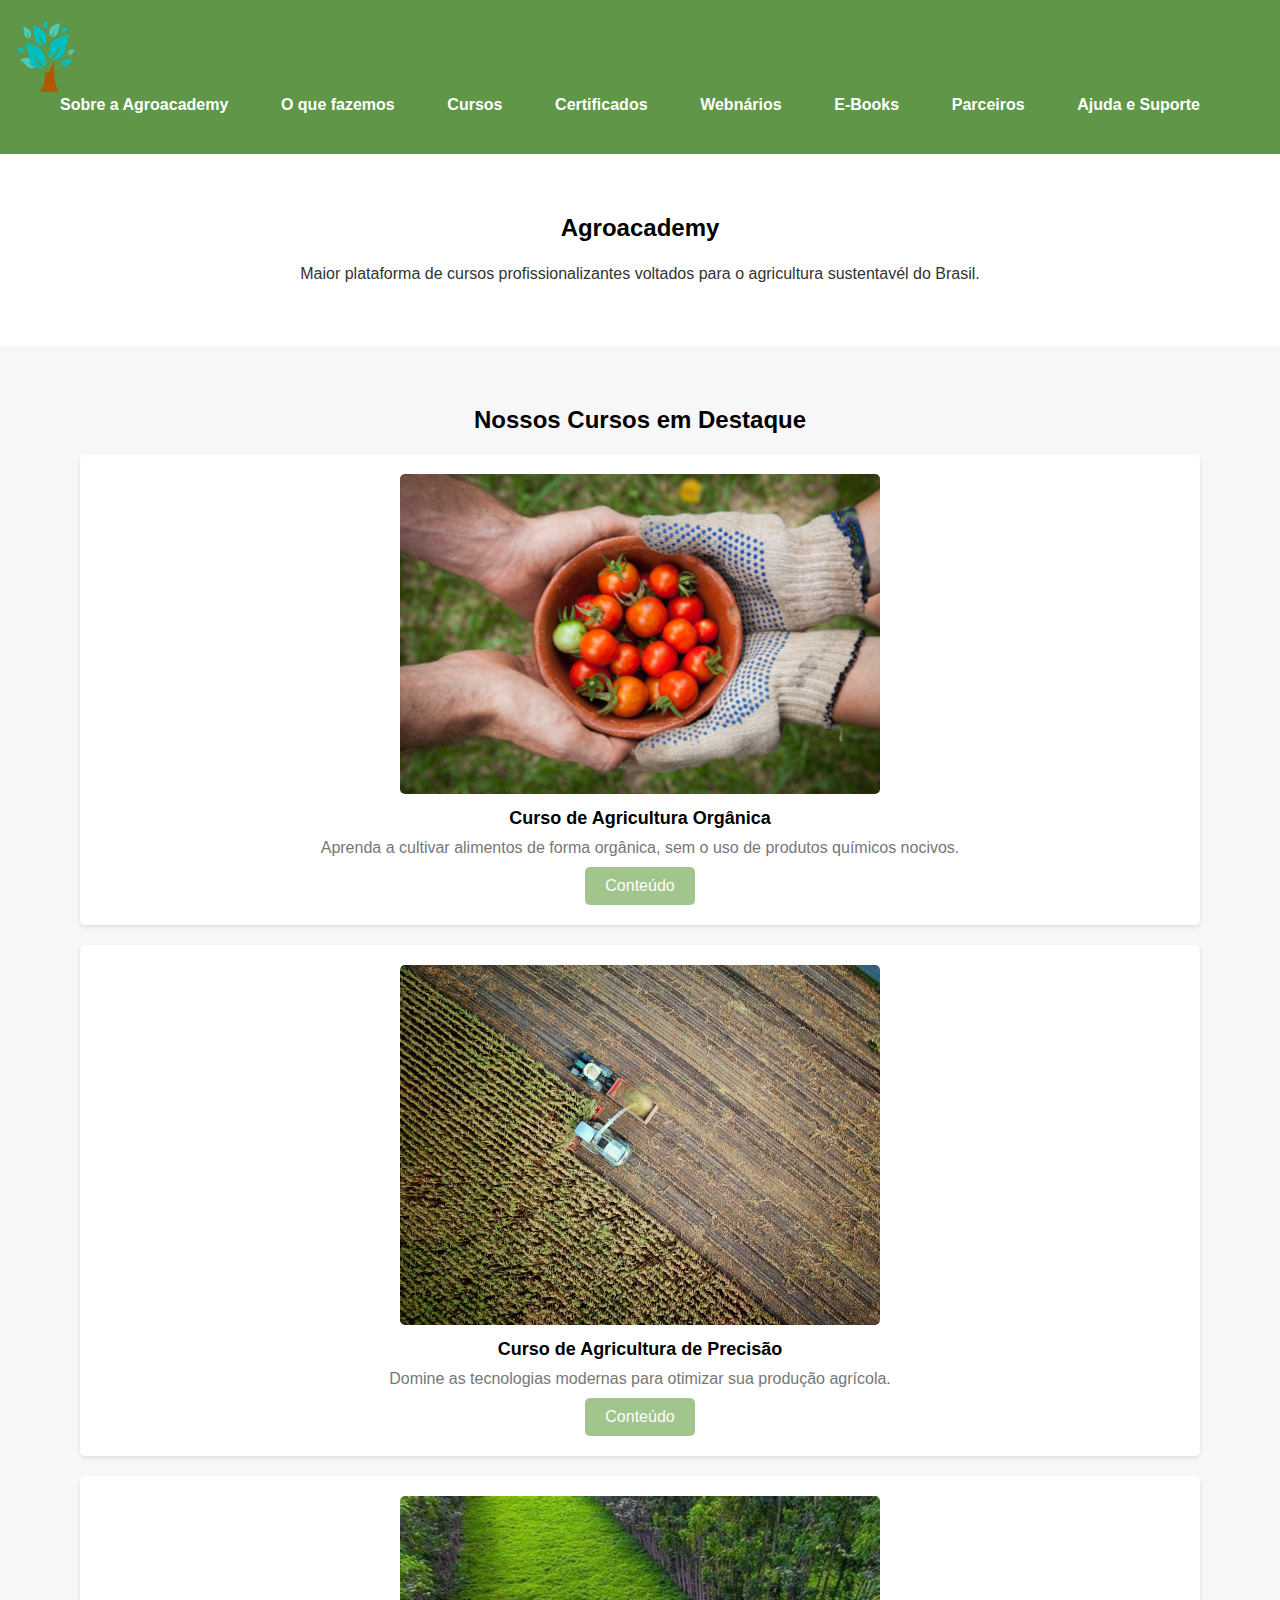
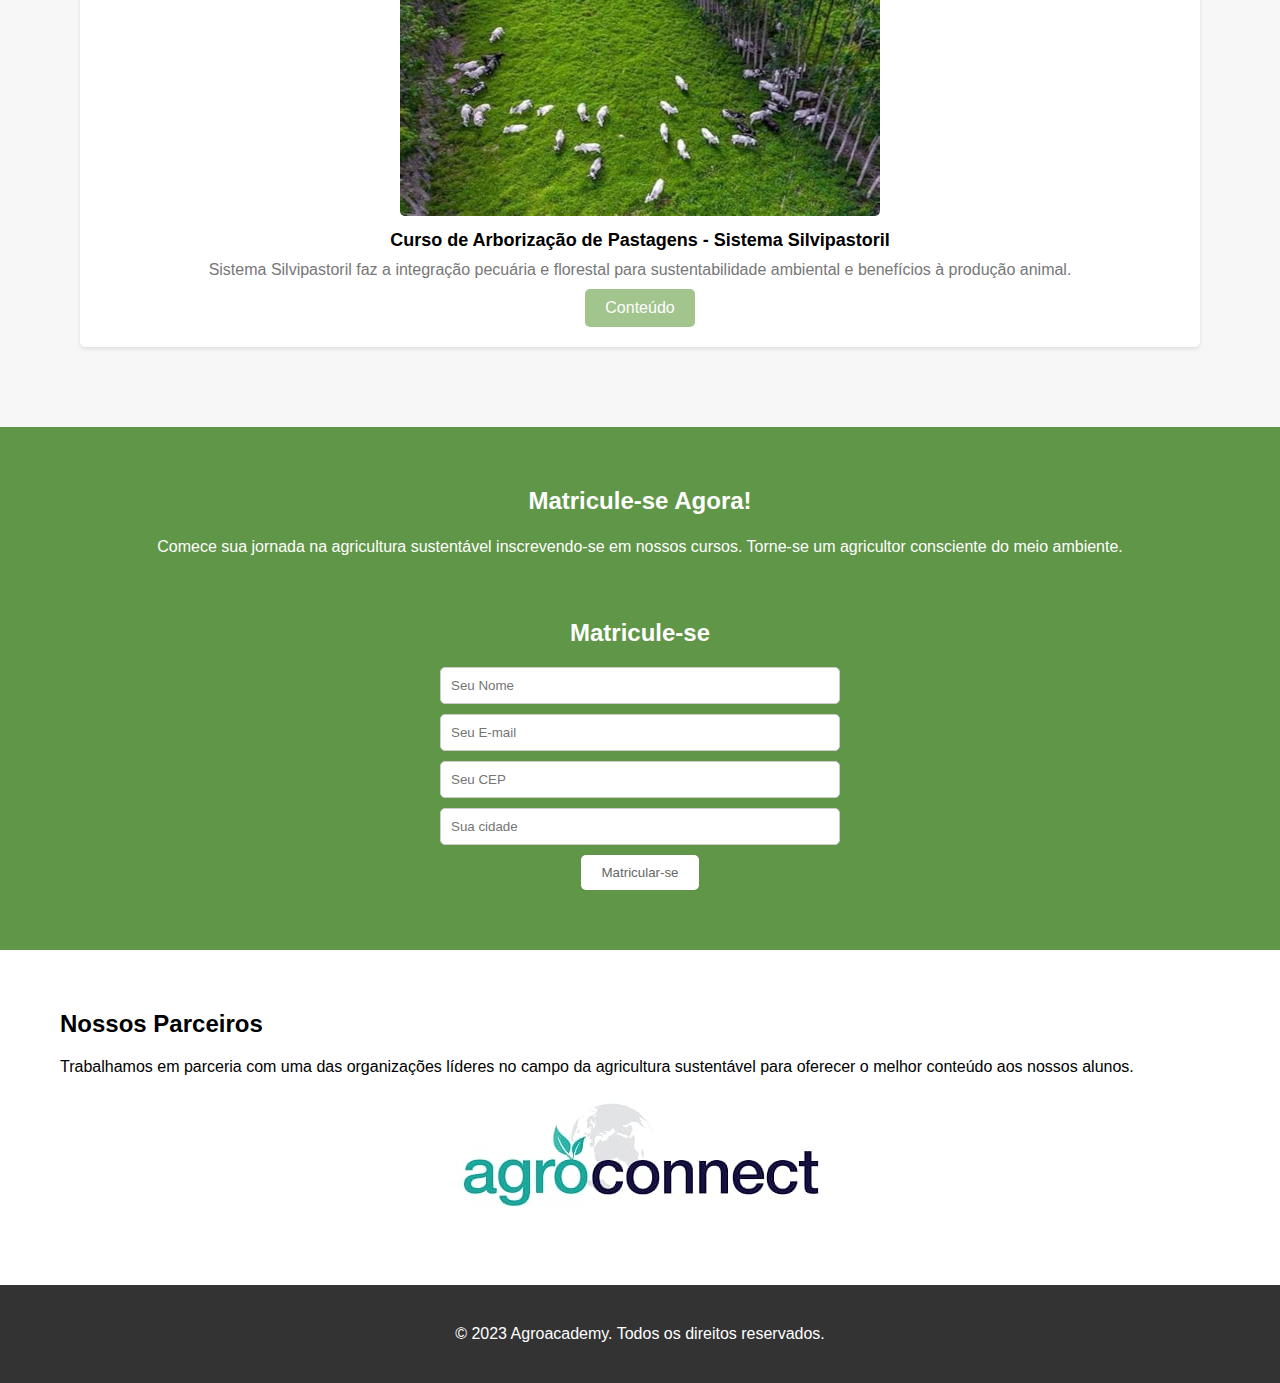
<file: index.html>
<!DOCTYPE html>
<html lang="pt-br">
<head>
    <script src="js/script.js"></script> 
    <script src="https://code.jquery.com/jquery-3.6.4.min.js"></script>
    <meta charset="UTF-8">
    <meta name="viewport" content="width=device-width, initial-scale=1.0, maximum-scale=1.0">
    <link rel="shortcut icon" href="img/free_farm_icons_vector_template_icon_153809.ico">
    <title>Agroacademy</title>
    <link href="css/style.css" rel="stylesheet" />
    <style>
        html {
            scroll-behavior: smooth;
        }
    </style>
</head>
<body>
    <header>
        <div class="center">
            <a href="C:\Users\lpier\OneDrive\Área de Trabalho\agroacademy\index.html" id="logo-link" data-page="inicio">
                <div class="logo">
            <div class="logo"><img src="img/logo1.png" alt="Logo da Agroacademy" />
            </div>
            </a>
            <div class="menu">
                <a href="#" data-page="sobre">Sobre a Agroacademy</a>
                <a href="#" data-page="fazemos">O que fazemos</a>
                <a href="#" data-page="cursos">Cursos</a>
                <a href="#" data-page="certificados">Certificados</a>
                <a href="#" data-page="webnarios">Webnários</a>
                <a href="#" data-page="E-Books">E-Books</a>
                <a href="#" data-page="parceiros">Parceiros</a>
                <a href="#" data-page="suporte">Ajuda e Suporte</a> 
            </div><!--menu-->
            
        </div><!--center-->
    </header>
    <section id="sobre" class="sobre" data-page-name="sobre">
    <class="sobre" data-page-name="sobre">
        <div class="center">
            <h1>Agroacademy</h1>
            <p>Maior plataforma de cursos profissionalizantes voltados para o agricultura sustentavél do Brasil.</p>
        </div>
    </section>
    
    <section id="cursos" class="cursos" data-page-name="cursos">
        <div class="center">
            <h2>Nossos Cursos em Destaque</h2>
            
            <section id="curso1" class="curso">
                <img src="img/curso1.jpg" alt="Curso 1">
                <h3>Curso de Agricultura Orgânica</h3>
                <p>Aprenda a cultivar alimentos de forma orgânica, sem o uso de produtos químicos nocivos.</p>
                <a href="pages/curso1.html">Conteúdo</a>
            </section>
            
            <section id="curso2" class="curso">
                <img src="img/curso2.jpg" alt="Curso 2">
                <h3>Curso de Agricultura de Precisão</h3>
                <p>Domine as tecnologias modernas para otimizar sua produção agrícola.</p>
                <a href="pages/curso2.html">Conteúdo</a>
            </section>

            <section id="curso3" class="curso">
                <img src="img/curso3.png" alt="Curso 3">
                <h3>Curso de Arborização de Pastagens - Sistema Silvipastoril </h3>
                <p>Sistema Silvipastoril faz a integração pecuária e florestal para sustentabilidade ambiental e benefícios à produção animal.</p>
                <a href="pages/curso3.html">Conteúdo</a>
            </section>
            
            
        </div>
    </section>

    
    <section class="inscricao" data-page-name="inscricao">
        <div class="center">
            <h2>Matricule-se Agora!</h2>
            <p>Comece sua jornada na agricultura sustentável inscrevendo-se em nossos cursos. Torne-se um agricultor consciente do meio ambiente.</p>
            
        </div>
    
    <!--  -->
     <class="enrollment" data-page-name="enrollment">
        <div class="center">
            <h2>Matricule-se</h2>
            <form id="enrollment-form">
                <input type="text" id="name" placeholder="Seu Nome" />
                <input type="email" id="email" placeholder="Seu E-mail" />
                <input type="text" id="cep" placeholder="Seu CEP" />
                <input type="text" id="cidade" placeholder="Sua cidade" />
                <button id="enroll-button">Matricular-se</button>
            </form>
        </div>
    </section>
    <script>
        document.addEventListener('DOMContentLoaded', function () {
    var enrollButton = document.getElementById('enroll-button');
    if (enrollButton) {
        enrollButton.addEventListener('click', function (event) {
            event.preventDefault();

            var cepInput = document.getElementById('cep').value;
            buscarEnderecoPorCEP(cepInput);
            // Remova esta linha, pois não é necessário adicionar novamente o evento de alteração aqui
            // cepInput.addEventListener('change', function () {
            //     var cepValue = cepInput.value;
            //     buscarEnderecoPorCEP(cepValue);
            // });
            
            alert('Matrícula realizada com sucesso!');
        });
    }

    // Adicione um evento de alteração para o campo de CEP
    var cepInput = document.getElementById('cep');
    if (cepInput) {
        cepInput.addEventListener('change', function () {
            var cepValue = cepInput.value;
            buscarEnderecoPorCEP(cepValue);
        });
    }
});


        function buscarEnderecoPorCEP(cep) {
            // Construa a URL da API ViaCEP
            var apiUrl = `https://viacep.com.br/ws/${cep}/json/`;

            // Faça a solicitação à API
            $.ajax({
                url: apiUrl,
                type: 'GET',
                success: function (data) {
                    if (!data.erro) {
                        console.log('Endereço encontrado:', data);
                        // Aqui, você pode manipular os dados do endereço, como preenchê-los em campos do formulário.
                         // Preencha os campos do formulário com os dados do endereço
                         document.getElementById('cidade').value = data.localidade || '';

                    } else {
                        console.error('CEP não encontrado.');
                    }
                },
                error: function (error) {
                    console.error('Erro ao buscar dados da API:', error);
                }
            });
        }
    </script>
    <section class="parceiros" data-page-name="parceiros">
        <div class="center">
            <h2>Nossos Parceiros</h2>
            <p>Trabalhamos em parceria com uma das organizações líderes no campo da agricultura sustentável para oferecer o melhor conteúdo aos nossos alunos.</p>
            <ul>
                <li><img src="img/parceiro.png" alt="Parceiro"></li>
            </ul>
        </div>
    </section>
    
    <footer>
        <div class="center">
            <p>&copy; 2023 Agroacademy. Todos os direitos reservados.</p>
        </div>
    </footer>
</body>
</html>
</file>
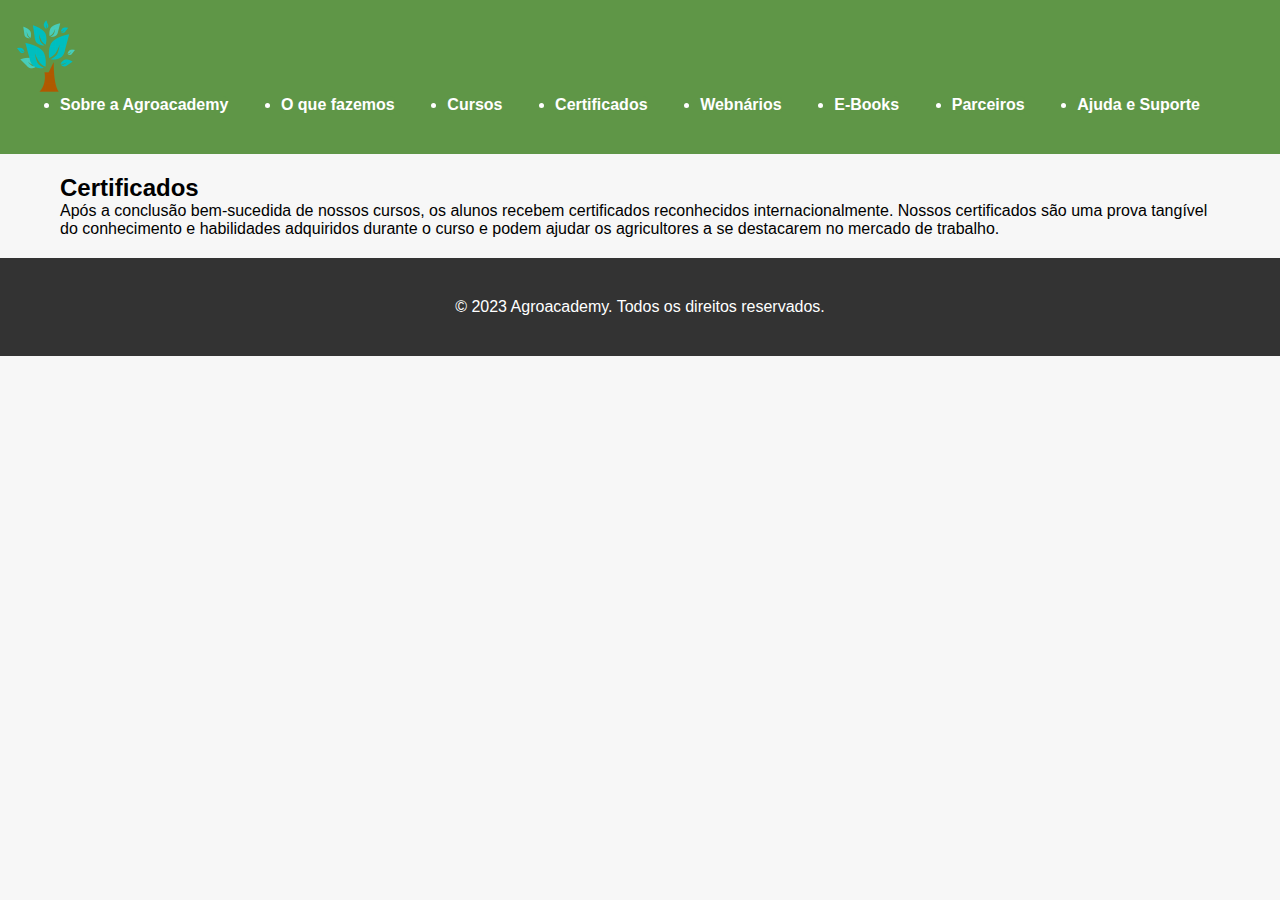
<file: pages/certificados.html>
<!DOCTYPE html>
<html lang="pt-br">
<head>
    <meta charset="UTF-8">
    <meta name="viewport" content="width=device-width, initial-scale=1.0">
    <link rel="stylesheet" href="../css/style.css">
    <title>Agroacademy - Certificados</title>
</head>
<body>
    <header>
        <div class="center">
            <a href="..\index.html" id="logo-link" data-page="inicio">
                <div class="logo">
            <div class="logo"><img src="../img/logo1.png" alt="Logo da Agroacademy" />
            </div>
            </a>
            <nav>
                <ul class="menu">
                    <li><a href="sobre.html">Sobre a Agroacademy</a></li>
                    <li><a href="fazemos.html">O que fazemos</a></li>
                    <li><a href="cursos.html">Cursos</a></li>
                    <li><a href="certificados.html">Certificados</a></li>
                    <li><a href="webnarios.html">Webnários</a></li>
                    <li><a href="E-Books.html">E-Books</a></li>
                    <li><a href="parceiros.html">Parceiros</a></li>
                    <li><a href="suporte.html">Ajuda e Suporte</a></li>
                </ul><!--menu-->
            </nav>
            
        </div><!--center-->
    </header>
    <section id="certificados" class="certificados">
        <div class="center">
            <h2>Certificados</h2>
            <p>Após a conclusão bem-sucedida de nossos cursos, os alunos recebem certificados reconhecidos internacionalmente. Nossos certificados são uma prova tangível do conhecimento e habilidades adquiridos durante o curso e podem ajudar os agricultores a se destacarem no mercado de trabalho.</p>
        </div>
    </section>
</body>
</html>

<footer>
    <div class="center">
        <p>&copy; 2023 Agroacademy. Todos os direitos reservados.</p>
    </div>
</footer>
</body>
</html>
</file>
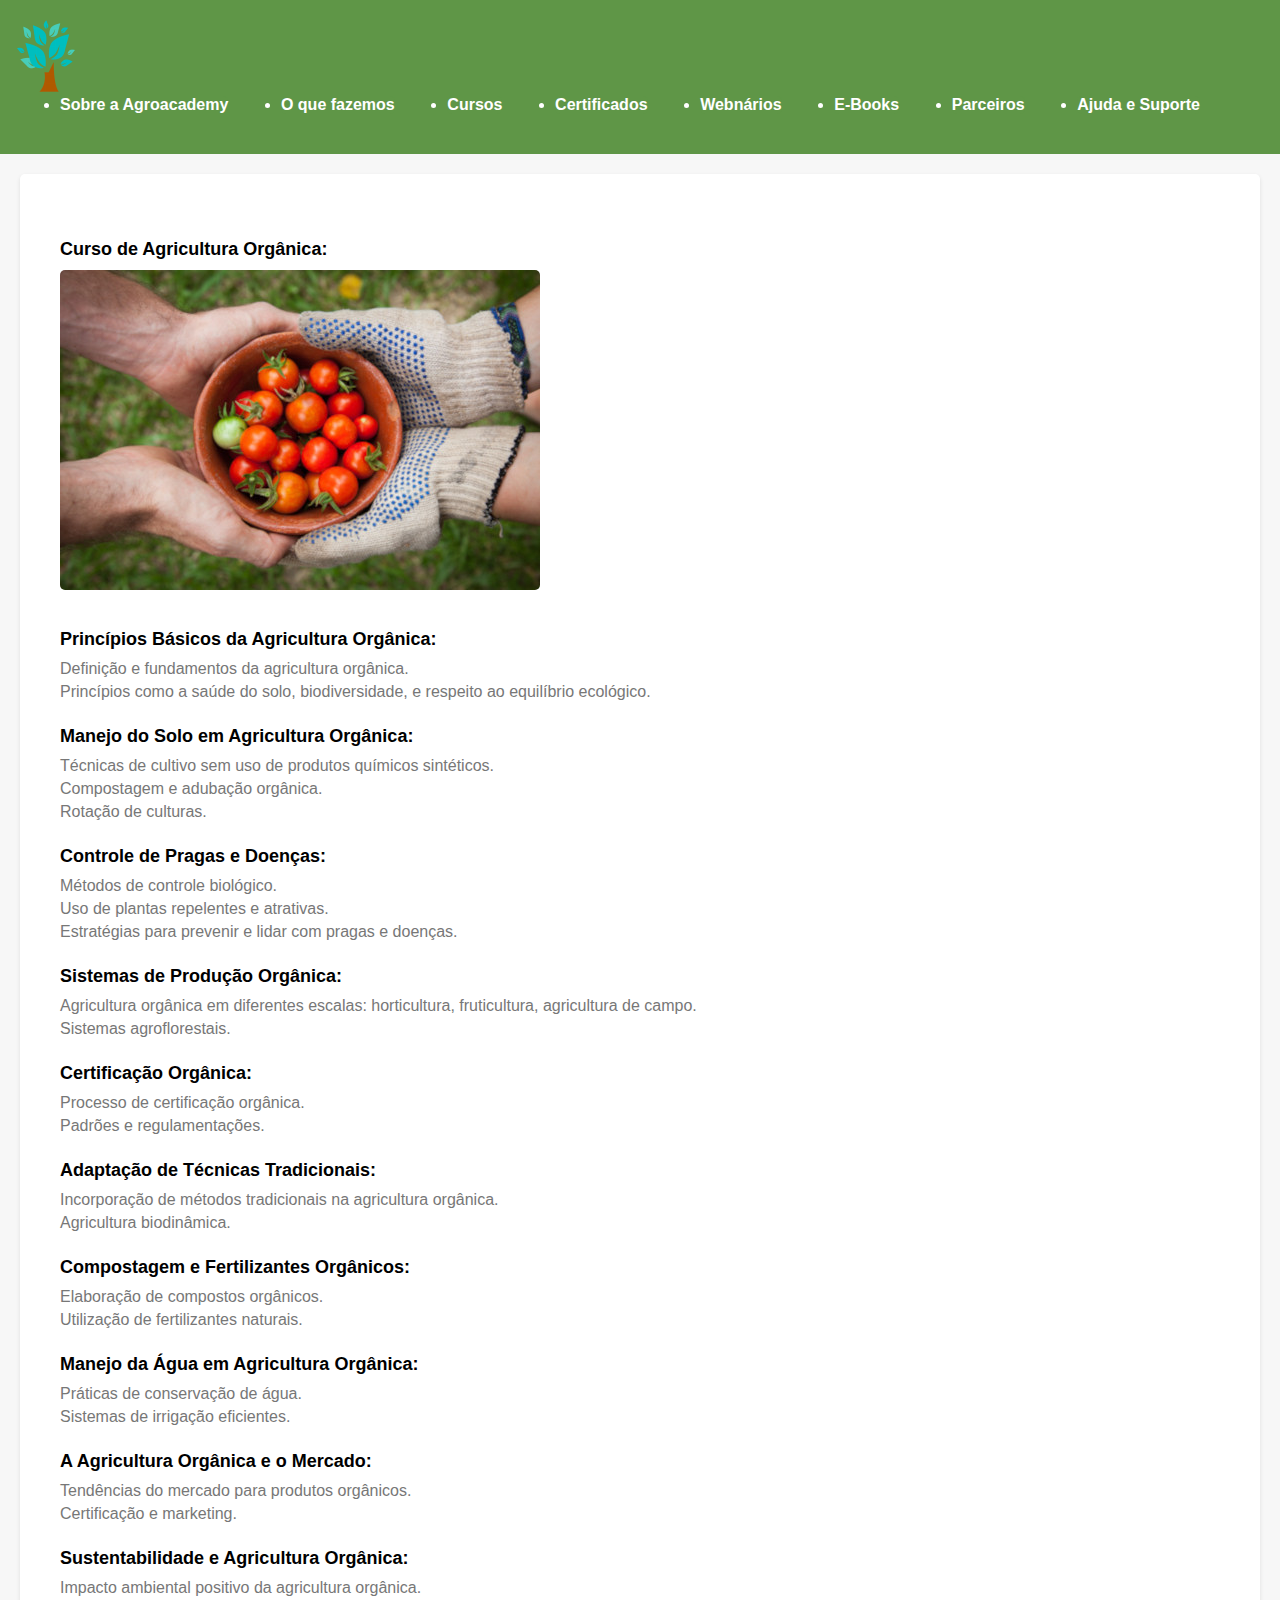
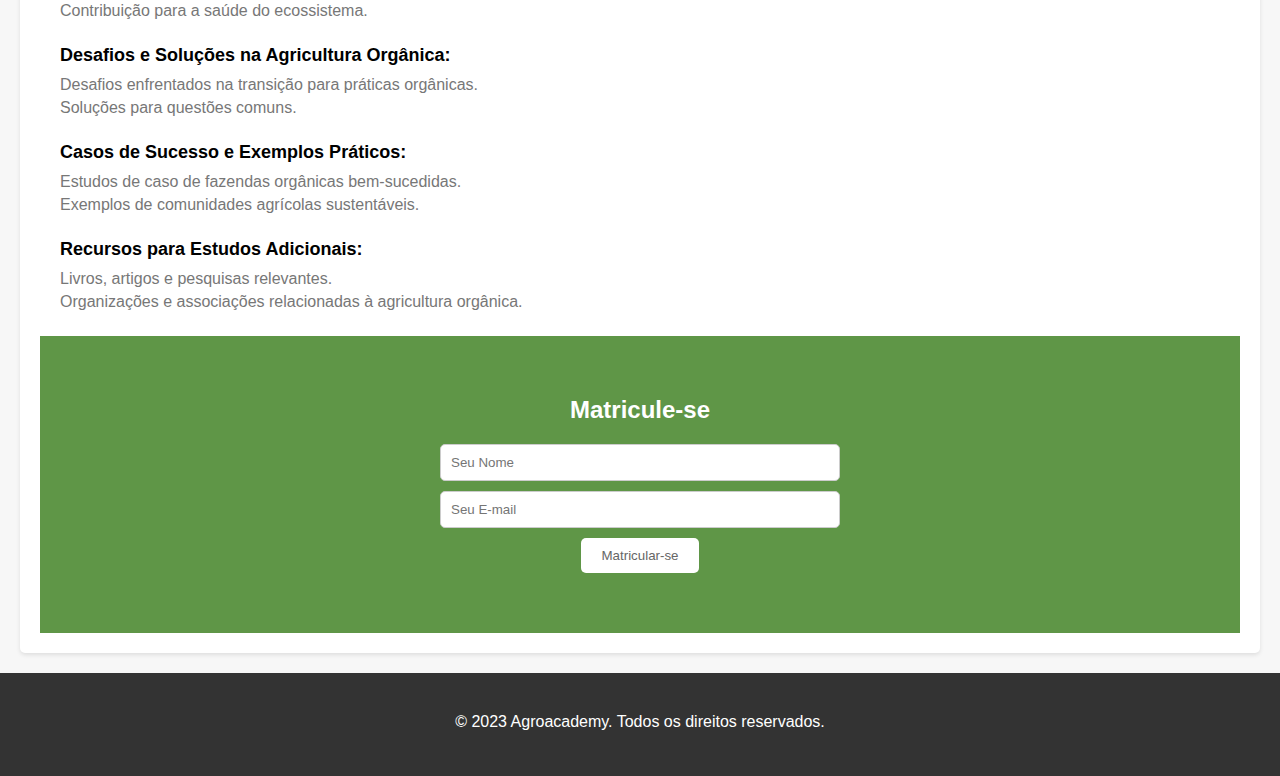
<file: pages/curso1.html>
<!DOCTYPE html>
<html lang="pt-br">
<head>
    
        <!-- Outras tags head aqui -->
        <style>
            h3 {
                margin-top: 25px; /* Adiciona espaçamento abaixo dos títulos h3 */
            }
    
            p {
                margin-bottom: 5px; /* Adiciona espaçamento abaixo dos parágrafos */
            }
        </style>
    
    
    <meta charset="UTF-8">
    <meta name="viewport" content="width=device-width, initial-scale=1.0">
    <style>
        body {
            margin: 0; /* Remove as margens padrão do corpo da página */
        }

        iframe {
            width: 640px; /* Largura desejada para o vídeo */
            height: 360px; /* Altura desejada para o vídeo */
            position: absolute; /* Permite posicionar o vídeo absolutamente em relação à janela de visualização */
            top: 120%; /* Coloca o topo do vídeo no meio da janela */
            left: 80%; /* Coloca a borda esquerda do vídeo no meio da janela */
            transform: translate(-50%, -50%); /* Centraliza o vídeo com base no seu próprio tamanho */
        }
    </style>
    <link rel="stylesheet" href="../css/style.css">
    <title>Agroacademy - Curso de Agricultura Orgânica</title>
</head>
<body>
    <header>
        <div class="center">
            <a href="..\index.html" id="logo-link" data-page="inicio">
                <div class="logo">
            <div class="logo"><img src="../img/logo1.png" alt="Logo da Agroacademy" />
            </div>
            </a>
            <nav>
                <ul class="menu">
                    <li><a href="sobre.html">Sobre a Agroacademy</a></li>
                    <li><a href="fazemos.html">O que fazemos</a></li>
                    <li><a href="cursos.html">Cursos</a></li>
                    <li><a href="certificados.html">Certificados</a></li>
                    <li><a href="webnarios.html">Webnários</a></li>
                    <li><a href="E-Books.html">E-Books</a></li>
                    <li><a href="parceiros.html">Parceiros</a></li>
                    <li><a href="suporte.html">Ajuda e Suporte</a></li>
                </ul>
            </nav>
        </div>
    </header>
    <section class="curso">
        <div class="center">
          <h3>Curso de Agricultura Orgânica:</h3>
            <img src="../img/curso1.jpg" alt="Curso 1">
            <h3>Princípios Básicos da Agricultura Orgânica:</h3>
            <p>Definição e fundamentos da agricultura orgânica.</p>
            <p>Princípios como a saúde do solo, biodiversidade, e respeito ao equilíbrio ecológico.</p>
            <h3>Manejo do Solo em Agricultura Orgânica:</h3>
            <p>Técnicas de cultivo sem uso de produtos químicos sintéticos.</p>
            <p>Compostagem e adubação orgânica.</p>
            <p>Rotação de culturas.</p>
            <h3>Controle de Pragas e Doenças:</h3>
            <p>Métodos de controle biológico.</p>
            <p>Uso de plantas repelentes e atrativas.</p>
            <p>Estratégias para prevenir e lidar com pragas e doenças.</p>
            <h3>Sistemas de Produção Orgânica:</h3>
            <p>Agricultura orgânica em diferentes escalas: horticultura, fruticultura, agricultura de campo.</p>
            <p>Sistemas agroflorestais.</p>
            <h3>Certificação Orgânica:</h3>
            <p>Processo de certificação orgânica.</p>
            <p>Padrões e regulamentações.</p>
            <h3>Adaptação de Técnicas Tradicionais:</h3>
            <p>Incorporação de métodos tradicionais na agricultura orgânica.</p>
            <p>Agricultura biodinâmica.</p>
            <h3>Compostagem e Fertilizantes Orgânicos:</h3>
            <p>Elaboração de compostos orgânicos.</p>
            <p>Utilização de fertilizantes naturais.</p>
            <h3>Manejo da Água em Agricultura Orgânica:</h3>
            <p>Práticas de conservação de água.</p>
            <p>Sistemas de irrigação eficientes.</p>
            <h3>A Agricultura Orgânica e o Mercado:</h3>
            <p>Tendências do mercado para produtos orgânicos.</p>
            <p>Certificação e marketing.</p>
            <h3>Sustentabilidade e Agricultura Orgânica:</h3>
            <p>Impacto ambiental positivo da agricultura orgânica.</p>
            <p>Contribuição para a saúde do ecossistema.</p>
            <h3>Desafios e Soluções na Agricultura Orgânica:</h3>
            <p>Desafios enfrentados na transição para práticas orgânicas.</p>
            <p>Soluções para questões comuns.</p>
            <h3>Casos de Sucesso e Exemplos Práticos:</h3>
            <p>Estudos de caso de fazendas orgânicas bem-sucedidas.</p>
            <p>Exemplos de comunidades agrícolas sustentáveis.</p>
            <h3>Recursos para Estudos Adicionais:</h3>
            <p>Livros, artigos e pesquisas relevantes.</p>
            <p>Organizações e associações relacionadas à agricultura orgânica.</p>
            <iframe width="560" height="315" src="https://www.youtube.com/embed/ze8b2d8HcI4?si=1KaAmKVhbHa9IZgw" title="YouTube video player" frameborder="0" allow="accelerometer; autoplay; clipboard-write; encrypted-media; gyroscope; picture-in-picture; web-share" allowfullscreen></iframe>
        </div>
        <section class="inscricao" data-page-name="inscricao">
            
        <!-- Adicione o seguinte código ao seu HTML existente da Agroacademy, preferencialmente em uma seção separada -->
         <class="enrollment" data-page-name="enrollment">
            <div class="center">
                <h2>Matricule-se</h2>
                <form id="enrollment-form">
                    <input type="text" id="name" placeholder="Seu Nome" />
                    <input type="email" id="email" placeholder="Seu E-mail" />
                    <button id="enroll-button">Matricular-se</button>
                </form>
            </div>
        </section>
        </div>
    </section>
    <footer>
        <div class="center">
            <p>&copy; 2023 Agroacademy. Todos os direitos reservados.</p>
        </div>
    </footer>
</body>
</html>
</file>
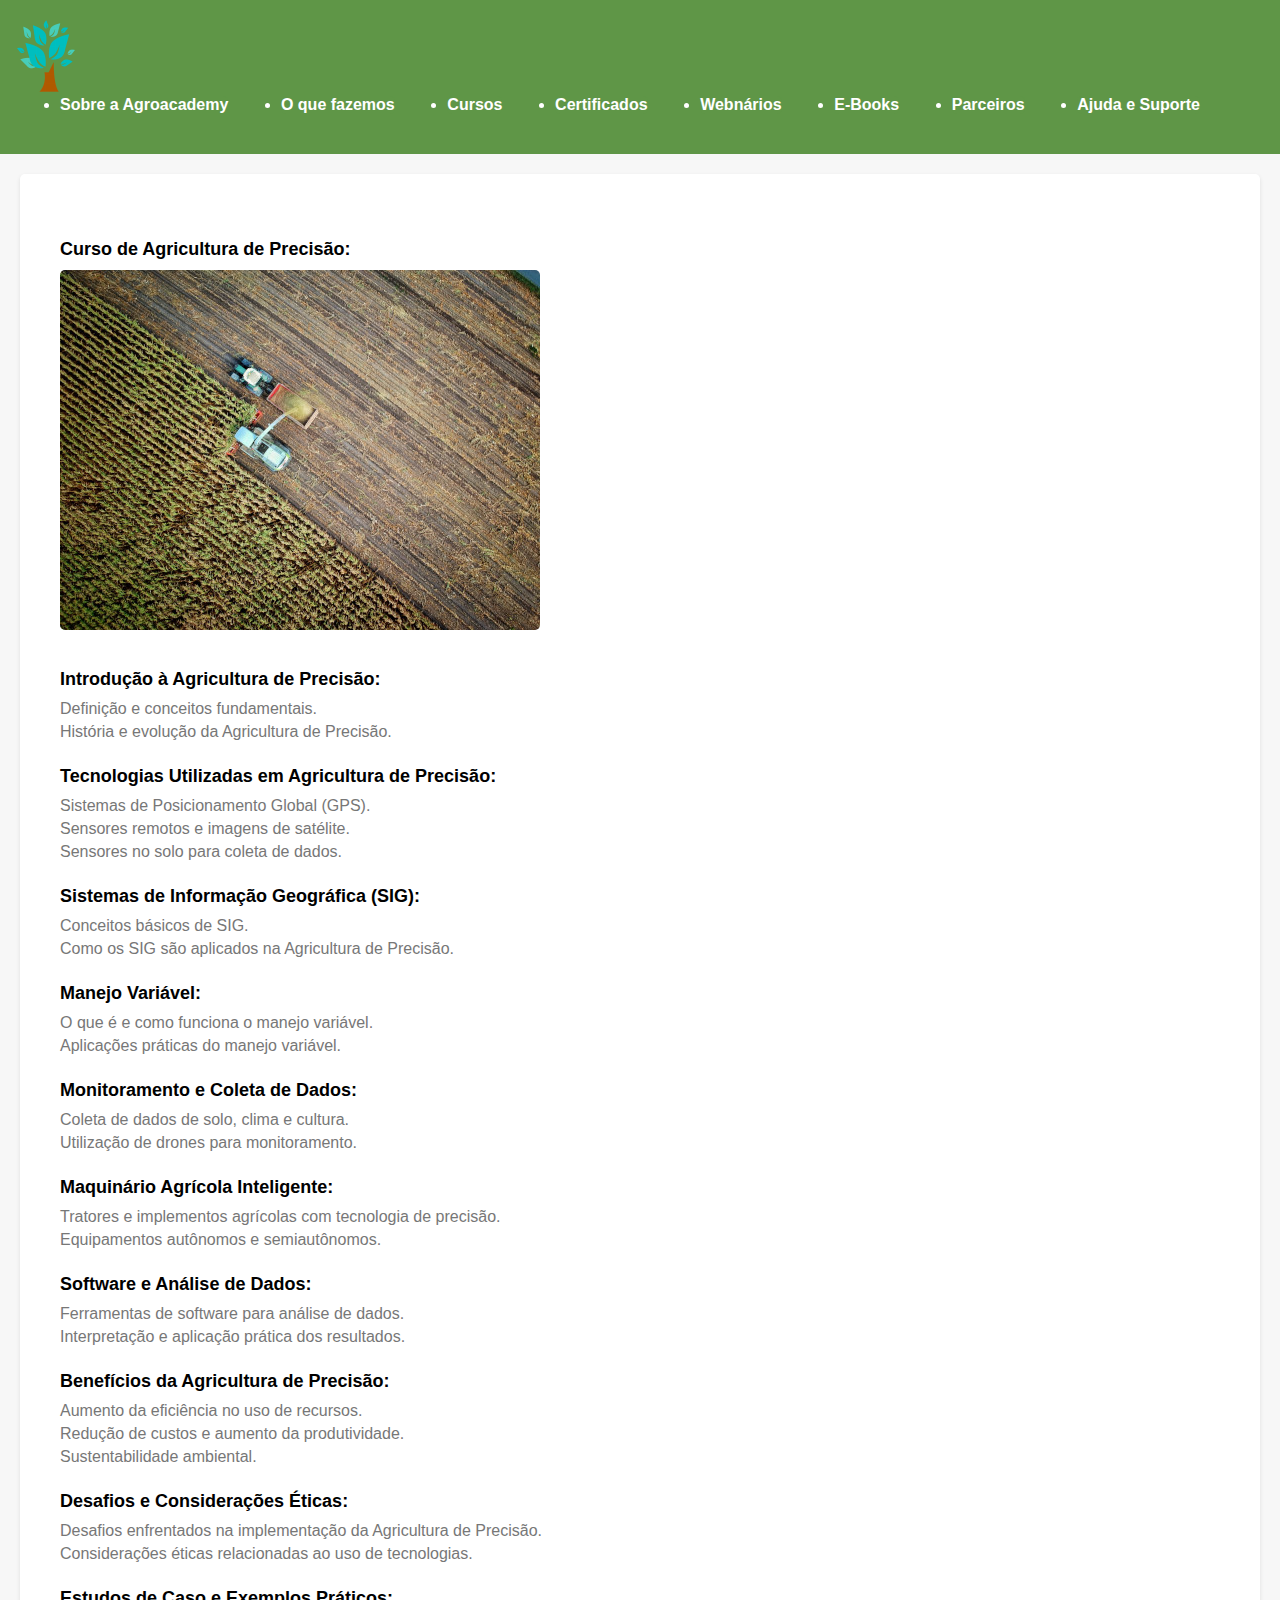
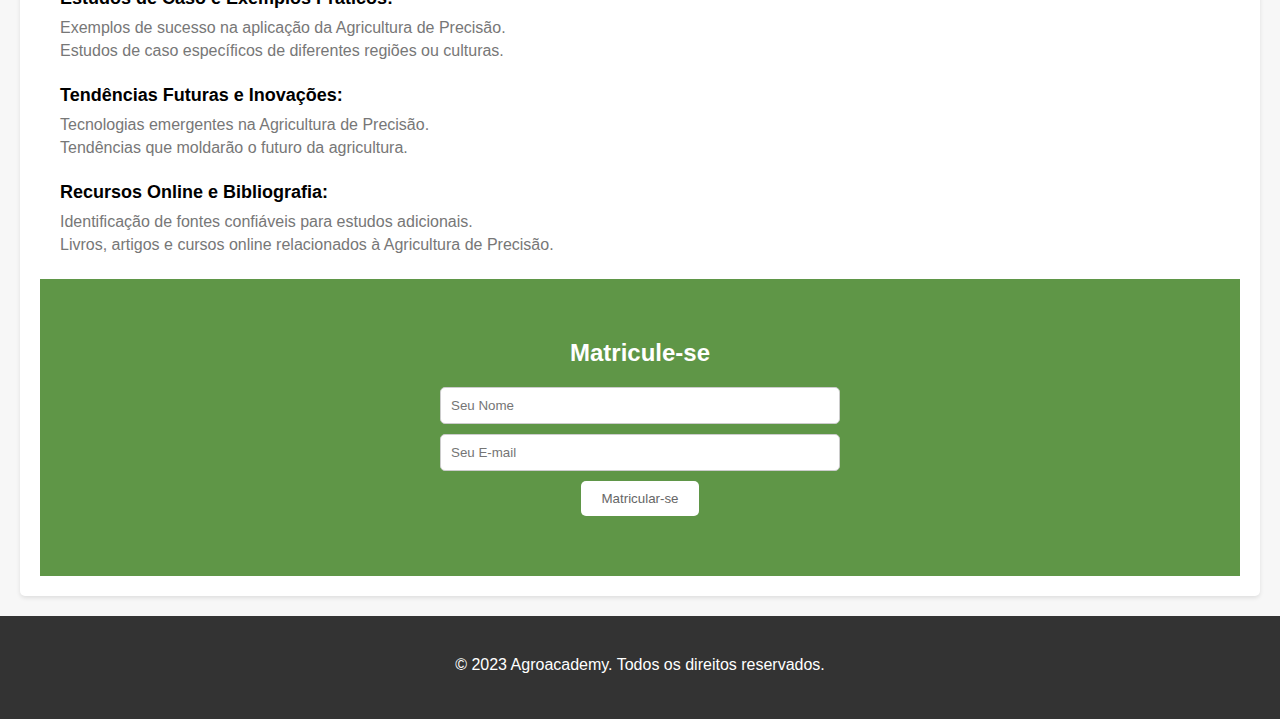
<file: pages/curso2.html>
<!DOCTYPE html>
<html lang="pt-br">
<head>
    <!-- Outras tags head aqui -->
    <style>
        h3 {
            margin-top: 25px; /* Adiciona espaçamento abaixo dos títulos h3 */
        }

        p {
            margin-bottom: 5px; /* Adiciona espaçamento abaixo dos parágrafos */
        }
    </style>

    <meta charset="UTF-8">
    <meta name="viewport" content="width=device-width, initial-scale=1.0">
    <style>
        body {
            margin: 0; /* Remove as margens padrão do corpo da página */
        }

        iframe {
            width: 640px; /* Largura desejada para o vídeo */
            height: 360px; /* Altura desejada para o vídeo */
            position: absolute; /* Permite posicionar o vídeo absolutamente em relação à janela de visualização */
            top: 120%; /* Coloca o topo do vídeo no meio da janela */
            left: 80%; /* Coloca a borda esquerda do vídeo no meio da janela */
            transform: translate(-50%, -50%); /* Centraliza o vídeo com base no seu próprio tamanho */
        }
    </style>
    <link rel="stylesheet" href="../css/style.css">
    <title>Agroacademy - Curso de Agricultura de Precisão</title>
</head>
<body>
    <header>
        <div class="center">
            <a href="..\index.html" id="logo-link" data-page="inicio">
                <div class="logo">
            <div class="logo"><img src="../img/logo1.png" alt="Logo da Agroacademy" />
            </div>
            </a>
            <nav>
                <ul class="menu">
                    <li><a href="sobre.html">Sobre a Agroacademy</a></li>
                    <li><a href="fazemos.html">O que fazemos</a></li>
                    <li><a href="cursos.html">Cursos</a></li>
                    <li><a href="certificados.html">Certificados</a></li>
                    <li><a href="webnarios.html">Webnários</a></li>
                    <li><a href="E-Books.html">E-Books</a></li>
                    <li><a href="parceiros.html">Parceiros</a></li>
                    <li><a href="suporte.html">Ajuda e Suporte</a></li>
                </ul>
            </nav>
        </div>
    </header>
    <section class="curso">
        <div class="center">
            <h3>Curso de Agricultura de Precisão:</h3>
            <img src="../img/curso2.jpg" alt="Curso 2">
            <h3>Introdução à Agricultura de Precisão:</h3>
            <p>Definição e conceitos fundamentais.</p>
            <p>História e evolução da Agricultura de Precisão.</p>
            <h3>Tecnologias Utilizadas em Agricultura de Precisão:</h3>
            <p>Sistemas de Posicionamento Global (GPS).</p>
            <p>Sensores remotos e imagens de satélite.</p>
            <p>Sensores no solo para coleta de dados.</p>
            <h3>Sistemas de Informação Geográfica (SIG):</h3>
            <p>Conceitos básicos de SIG.</p>
            <p>Como os SIG são aplicados na Agricultura de Precisão.</p>
            <h3>Manejo Variável:</h3>
            <p>O que é e como funciona o manejo variável.</p>
            <p>Aplicações práticas do manejo variável.</p>
            <h3>Monitoramento e Coleta de Dados:</h3>
            <p>Coleta de dados de solo, clima e cultura.</p>
            <p>Utilização de drones para monitoramento.</p>
            <h3>Maquinário Agrícola Inteligente:</h3>
            <p>Tratores e implementos agrícolas com tecnologia de precisão.</p>
            <p>Equipamentos autônomos e semiautônomos.</p>
            <h3>Software e Análise de Dados:</h3>
            <p>Ferramentas de software para análise de dados.</p>
            <p>Interpretação e aplicação prática dos resultados.</p>
            <h3>Benefícios da Agricultura de Precisão:</h3>
            <p>Aumento da eficiência no uso de recursos.</p>
            <p>Redução de custos e aumento da produtividade.</p>
            <p>Sustentabilidade ambiental.</p>
            <h3>Desafios e Considerações Éticas:</h3>
            <p>Desafios enfrentados na implementação da Agricultura de Precisão.</p>
            <p>Considerações éticas relacionadas ao uso de tecnologias.</p>
            <h3>Estudos de Caso e Exemplos Práticos:</h3>
            <p>Exemplos de sucesso na aplicação da Agricultura de Precisão.</p>
            <p>Estudos de caso específicos de diferentes regiões ou culturas.</p>
            <h3>Tendências Futuras e Inovações:</h3>
            <p>Tecnologias emergentes na Agricultura de Precisão.</p>
            <p>Tendências que moldarão o futuro da agricultura.</p>
            <h3>Recursos Online e Bibliografia:</h3>
            <p>Identificação de fontes confiáveis para estudos adicionais.</p>
            <p>Livros, artigos e cursos online relacionados à Agricultura de Precisão.</p>
            <iframe width="560" height="315" src="https://www.youtube.com/embed/XIcpLh_-FrI?si=06VGWLZJoi0HKSqV" title="YouTube video player" frameborder="0" allow="accelerometer; autoplay; clipboard-write; encrypted-media; gyroscope; picture-in-picture; web-share" allowfullscreen></iframe>
        </div>
        <section class="inscricao" data-page-name="inscricao">
            
            <!-- Adicione o seguinte código ao seu HTML existente da Agroacademy, preferencialmente em uma seção separada -->
             <class="enrollment" data-page-name="enrollment">
                <div class="center">
                    <h2>Matricule-se</h2>
                    <form id="enrollment-form">
                        <input type="text" id="name" placeholder="Seu Nome" />
                        <input type="email" id="email" placeholder="Seu E-mail" />
                        <button id="enroll-button">Matricular-se</button>
                    </form>
                </div>
            </section>
        </div>
    </section>
    <footer>
        <div class="center">
            <p>&copy; 2023 Agroacademy. Todos os direitos reservados.</p>
        </div>
    </footer>
</body>
</html>
</file>
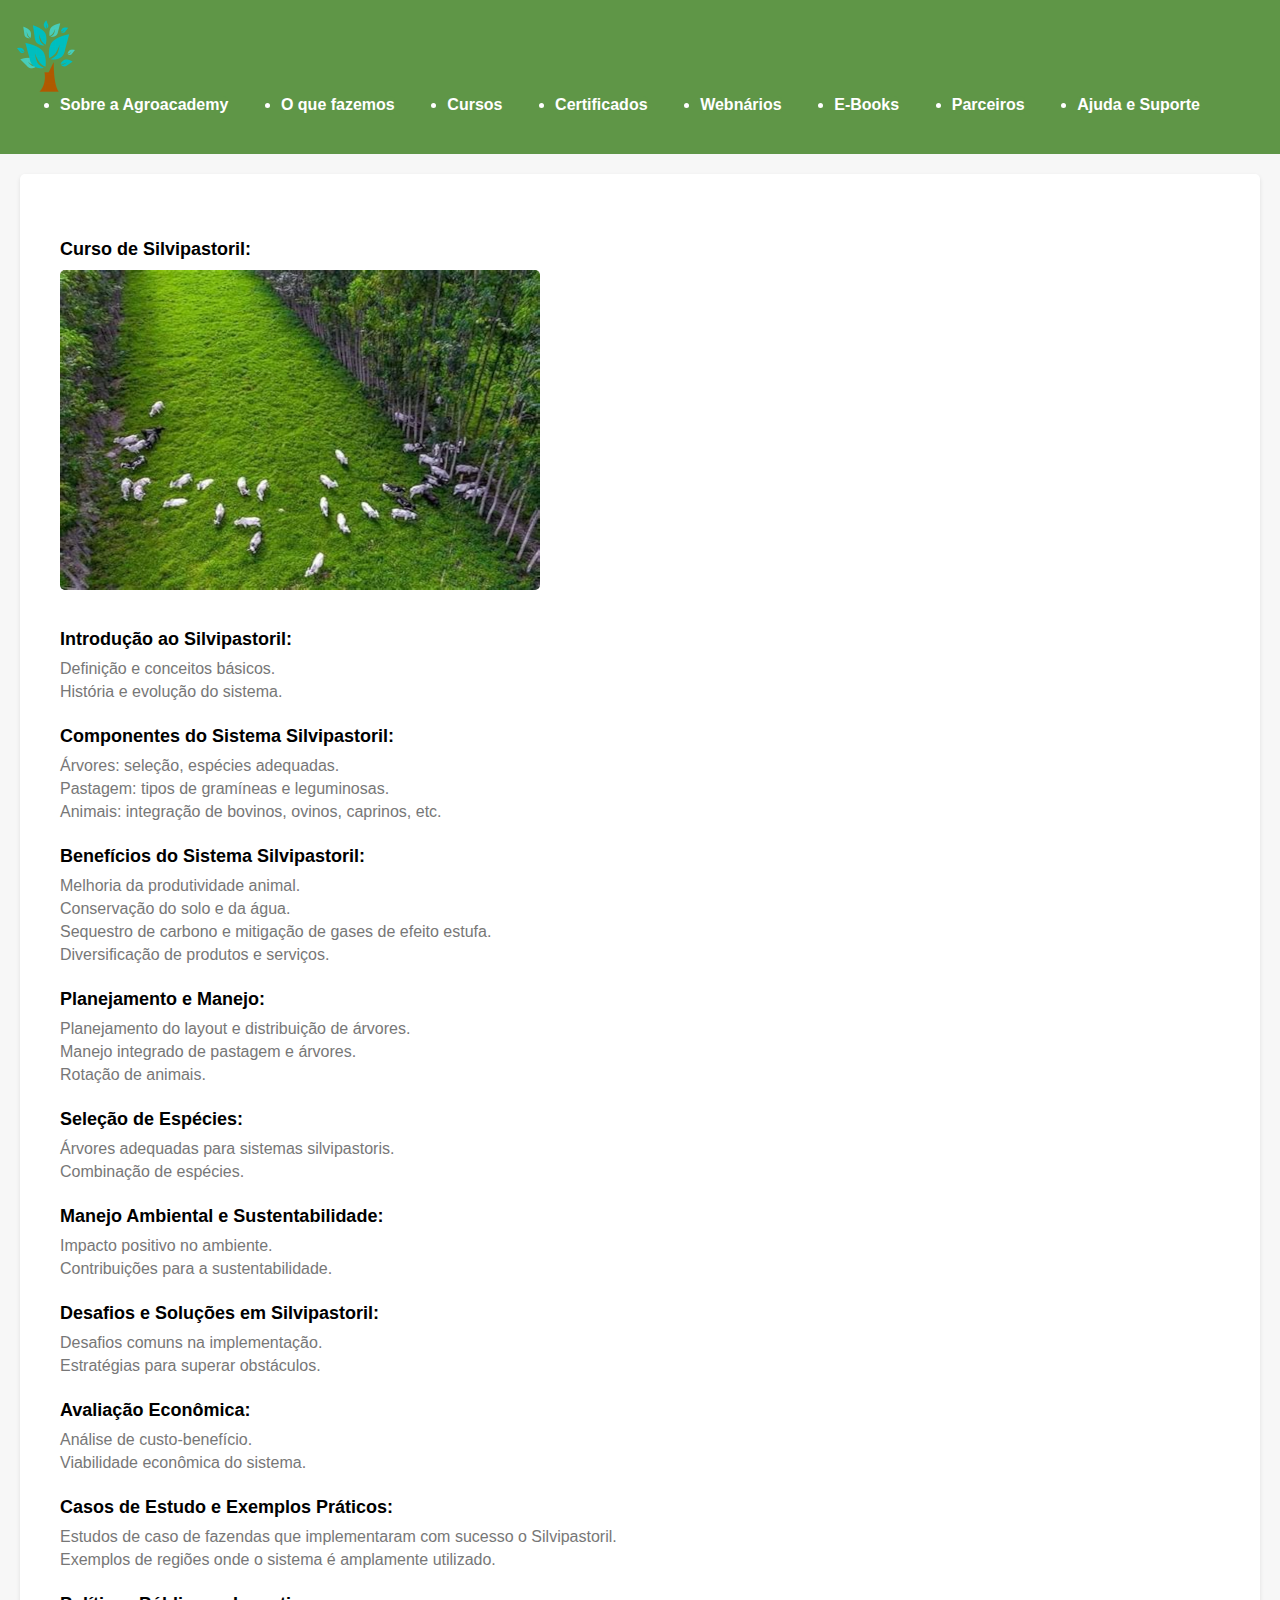
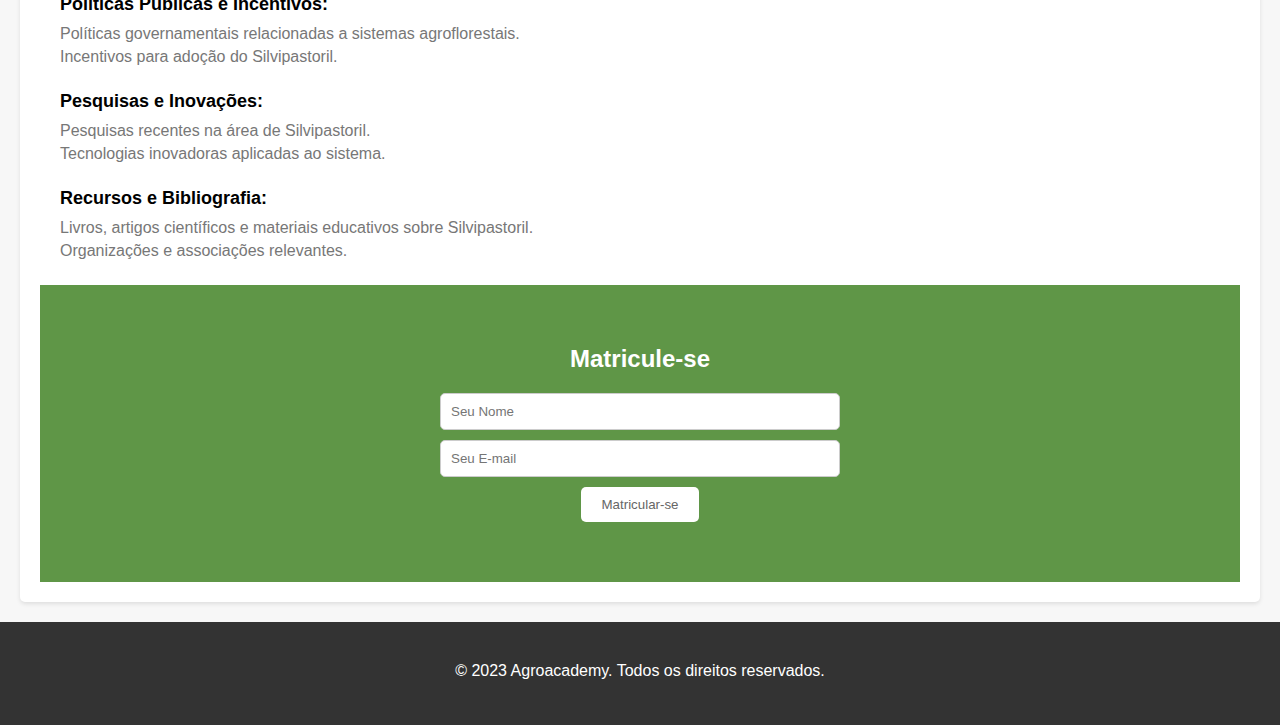
<file: pages/curso3.html>
<!DOCTYPE html>
<html lang="pt-br">
<head>
    <!-- Outras tags head aqui -->
    <style>
        h3 {
            margin-top: 25px; /* Adiciona espaçamento abaixo dos títulos h3 */
        }

        p {
            margin-bottom: 5px; /* Adiciona espaçamento abaixo dos parágrafos */
        }
    </style>

    <meta charset="UTF-8">
    <meta name="viewport" content="width=device-width, initial-scale=1.0">
    <style>
        body {
            margin: 0; /* Remove as margens padrão do corpo da página */
        }

        iframe {
            width: 640px; /* Largura desejada para o vídeo */
            height: 360px; /* Altura desejada para o vídeo */
            position: absolute; /* Permite posicionar o vídeo absolutamente em relação à janela de visualização */
            top: 120%; /* Coloca o topo do vídeo no meio da janela */
            left: 80%; /* Coloca a borda esquerda do vídeo no meio da janela */
            transform: translate(-50%, -50%); /* Centraliza o vídeo com base no seu próprio tamanho */
        }
    </style>
    <link rel="stylesheet" href="../css/style.css">
    <title>Agroacademy - Curso de Silvipastoril</title>
</head>
<body>
    <header>
        <div class="center">
            <a href="..\index.html" id="logo-link" data-page="inicio">
                <div class="logo">
            <div class="logo"><img src="../img/logo1.png" alt="Logo da Agroacademy" />
            </div>
            </a>
            <nav>
                <ul class="menu">
                    <li><a href="sobre.html">Sobre a Agroacademy</a></li>
                    <li><a href="fazemos.html">O que fazemos</a></li>
                    <li><a href="cursos.html">Cursos</a></li>
                    <li><a href="certificados.html">Certificados</a></li>
                    <li><a href="webnarios.html">Webnários</a></li>
                    <li><a href="E-Books.html">E-Books</a></li>
                    <li><a href="parceiros.html">Parceiros</a></li>
                    <li><a href="suporte.html">Ajuda e Suporte</a></li>
                </ul>
            </nav>
        </div>
    </header>
    <section class="curso">
        <div class="center">
            <h3>Curso de Silvipastoril:</h3>
            <img src="../img/curso3.png" alt="Curso 3">
            <h3>Introdução ao Silvipastoril:</h3>
            <p>Definição e conceitos básicos.</p>
            <p>História e evolução do sistema.</p>
            <h3>Componentes do Sistema Silvipastoril:</h3>
            <p>Árvores: seleção, espécies adequadas.</p>
            <p>Pastagem: tipos de gramíneas e leguminosas.</p>
            <p>Animais: integração de bovinos, ovinos, caprinos, etc.</p>
            <h3>Benefícios do Sistema Silvipastoril:</h3>
            <p>Melhoria da produtividade animal.</p>
            <p>Conservação do solo e da água.</p>
            <p>Sequestro de carbono e mitigação de gases de efeito estufa.</p>
            <p>Diversificação de produtos e serviços.</p>
            <h3>Planejamento e Manejo:</h3>
            <p>Planejamento do layout e distribuição de árvores.</p>
            <p>Manejo integrado de pastagem e árvores.</p>
            <p>Rotação de animais.</p>
            <h3>Seleção de Espécies:</h3>
            <p>Árvores adequadas para sistemas silvipastoris.</p>
            <p>Combinação de espécies.</p>
            <h3>Manejo Ambiental e Sustentabilidade:</h3>
            <p>Impacto positivo no ambiente.</p>
            <p>Contribuições para a sustentabilidade.</p>
            <h3>Desafios e Soluções em Silvipastoril:</h3>
            <p>Desafios comuns na implementação.</p>
            <p>Estratégias para superar obstáculos.</p>
            <h3>Avaliação Econômica:</h3>
            <p>Análise de custo-benefício.</p>
            <p>Viabilidade econômica do sistema.</p>
            <h3>Casos de Estudo e Exemplos Práticos:</h3>
            <p>Estudos de caso de fazendas que implementaram com sucesso o Silvipastoril.</p>
            <p>Exemplos de regiões onde o sistema é amplamente utilizado.</p>
            <h3>Políticas Públicas e Incentivos:</h3>
            <p>Políticas governamentais relacionadas a sistemas agroflorestais.</p>
            <p>Incentivos para adoção do Silvipastoril.</p>
            <h3>Pesquisas e Inovações:</h3>
            <p>Pesquisas recentes na área de Silvipastoril.</p>
            <p>Tecnologias inovadoras aplicadas ao sistema.</p>
            <h3>Recursos e Bibliografia:</h3>
            <p>Livros, artigos científicos e materiais educativos sobre Silvipastoril.</p>
            <p>Organizações e associações relevantes.</p>
            
            <iframe width="560" height="315" src="https://www.youtube.com/embed/iBqXTlqq2rs?si=wDgZyqdVdcSO3fYf" title="YouTube video player" frameborder="0" allow="accelerometer; autoplay; clipboard-write; encrypted-media; gyroscope; picture-in-picture; web-share" allowfullscreen></iframe>

    </div>
    <section class="inscricao" data-page-name="inscricao">
        
        <!-- Adicione o seguinte código ao seu HTML existente da Agroacademy, preferencialmente em uma seção separada -->
         <class="enrollment" data-page-name="enrollment">
            <div class="center">
                <h2>Matricule-se</h2>
                <form id="enrollment-form">
                    <input type="text" id="name" placeholder="Seu Nome" />
                    <input type="email" id="email" placeholder="Seu E-mail" />
                    <button id="enroll-button">Matricular-se</button>
                </form>
            </div>
        </section>
    </div>
    </section>
    <footer>
        <div class="center">
            <p>&copy; 2023 Agroacademy. Todos os direitos reservados.</p>
        </div>
    </footer>
</body>
</html>
</file>
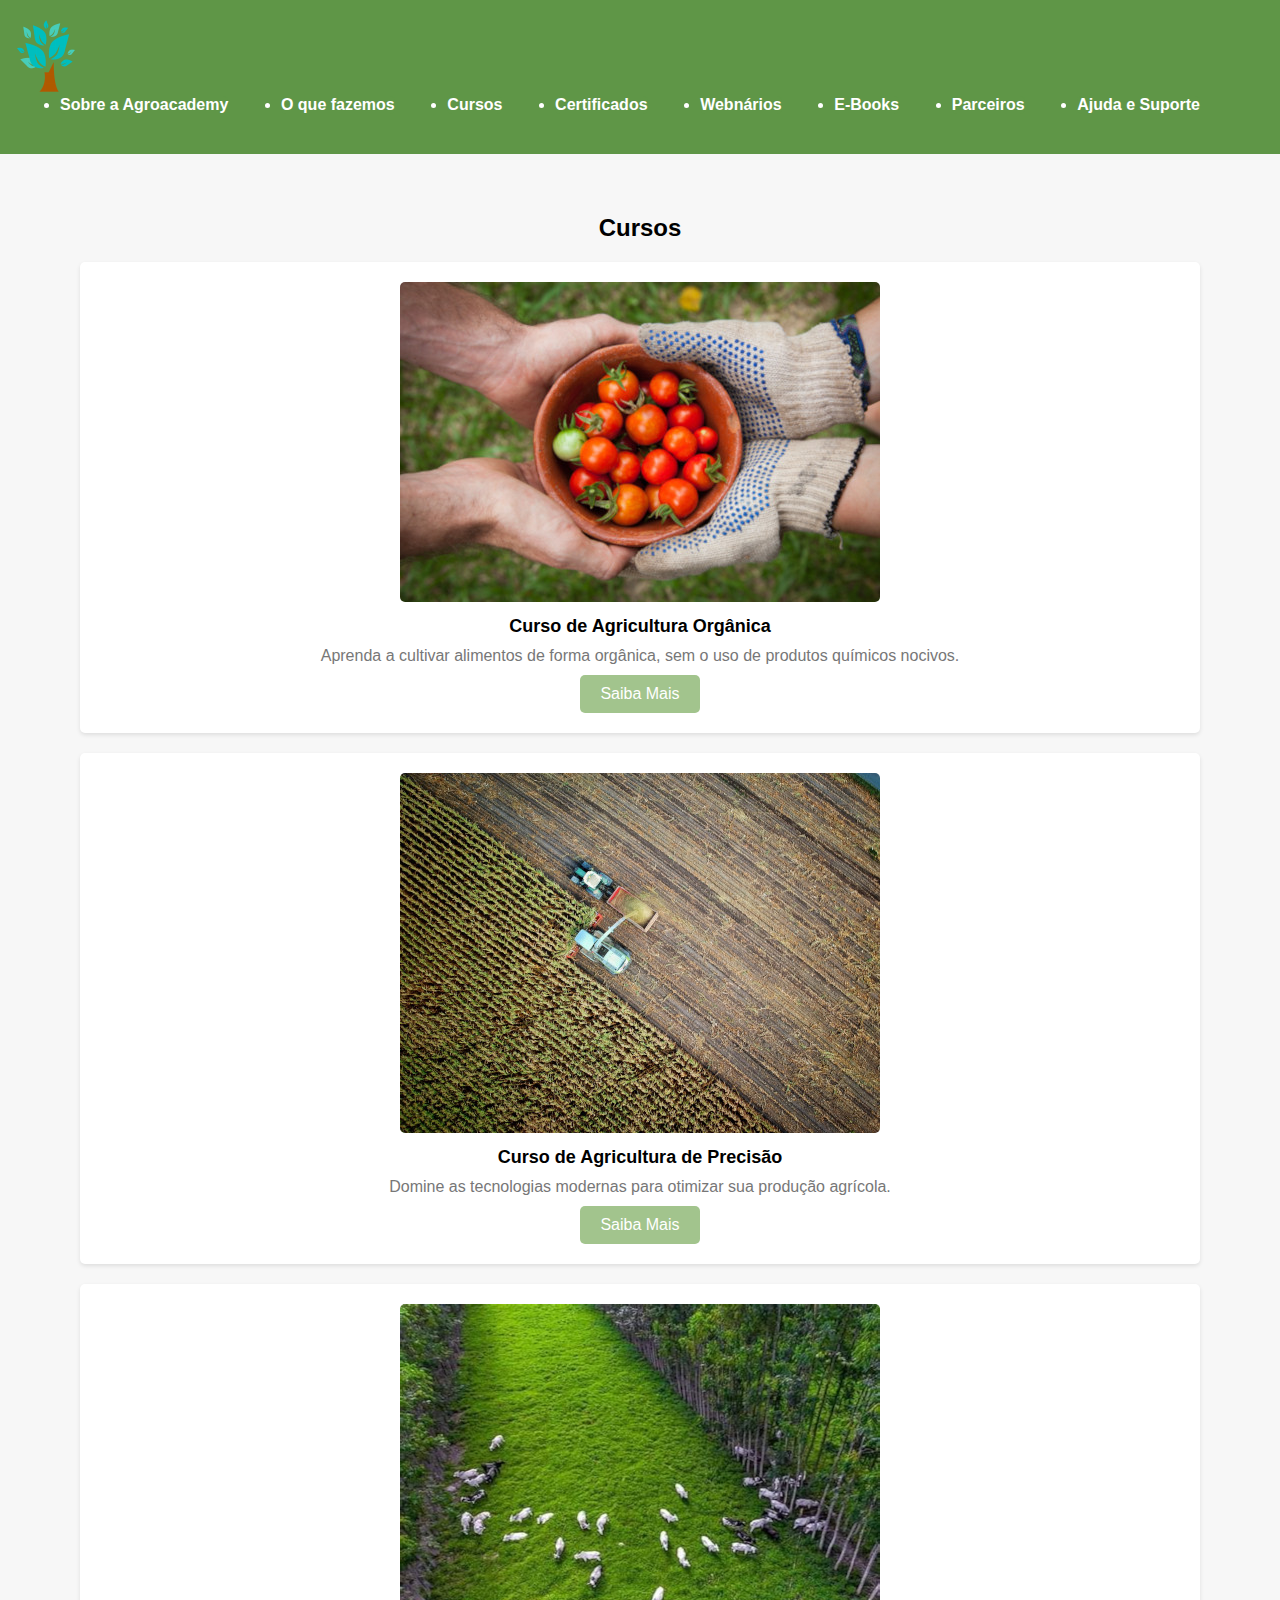
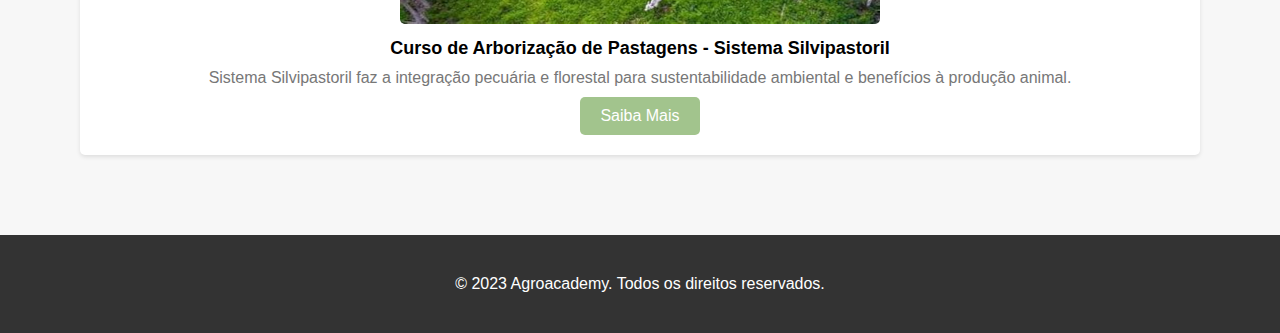
<file: pages/cursos.html>
<!DOCTYPE html>
<html lang="pt-br">
<head>
    <meta charset="UTF-8">
    <meta name="viewport" content="width=device-width, initial-scale=1.0">
    <link rel="stylesheet" href="../css/style.css">
    <title>Agroacademy - Cursos</title>
</head>
<body>
    <header>
        <div class="center">
            <a href="..\index.html" id="logo-link" data-page="inicio">
                <div class="logo">
            <div class="logo"><img src="../img/logo1.png" alt="Logo da Agroacademy" />
            </div>
            </a>
            <nav>
                <ul class="menu">
                    <li><a href="sobre.html">Sobre a Agroacademy</a></li>
                    <li><a href="fazemos.html">O que fazemos</a></li>
                    <li><a href="cursos.html">Cursos</a></li>
                    <li><a href="certificados.html">Certificados</a></li>
                    <li><a href="webnarios.html">Webnários</a></li>
                    <li><a href="E-Books.html">E-Books</a></li>
                    <li><a href="parceiros.html">Parceiros</a></li>
                    <li><a href="suporte.html">Ajuda e Suporte</a></li>
                </ul><!--menu-->
            </nav>
            
        </div><!--center-->
    </header>
    <section id="cursos" class="cursos">
        <div class="center">
            <h2>Cursos</h2>
            <div class="curso">
                <img src="../img/curso1.jpg" alt="Curso 1">
                <h3>Curso de Agricultura Orgânica</h3>
                <p>Aprenda a cultivar alimentos de forma orgânica, sem o uso de produtos químicos nocivos.</p>
                <a href="#">Saiba Mais</a>
            </div>
            <div class="curso">
                <img src="../img/curso2.jpg" alt="Curso 2">
                <h3>Curso de Agricultura de Precisão</h3>
                <p>Domine as tecnologias modernas para otimizar sua produção agrícola.</p>
                <a href="#">Saiba Mais</a>
            </div>
            <section id="curso3" class="curso">
                <img src="../img/curso3.png" alt="Curso 3">
                <h3>Curso de Arborização de Pastagens - Sistema Silvipastoril </h3>
                <p>Sistema Silvipastoril faz a integração pecuária e florestal para sustentabilidade ambiental e benefícios à produção animal.</p>
                <a href="#">Saiba Mais</a>
            </section>
            <!-- Adicione mais cursos aqui -->
        </div>
    </section>
</body>
</html>

<footer>
    <div class="center">
        <p>&copy; 2023 Agroacademy. Todos os direitos reservados.</p>
    </div>
</footer>
</body>
</html>
</file>
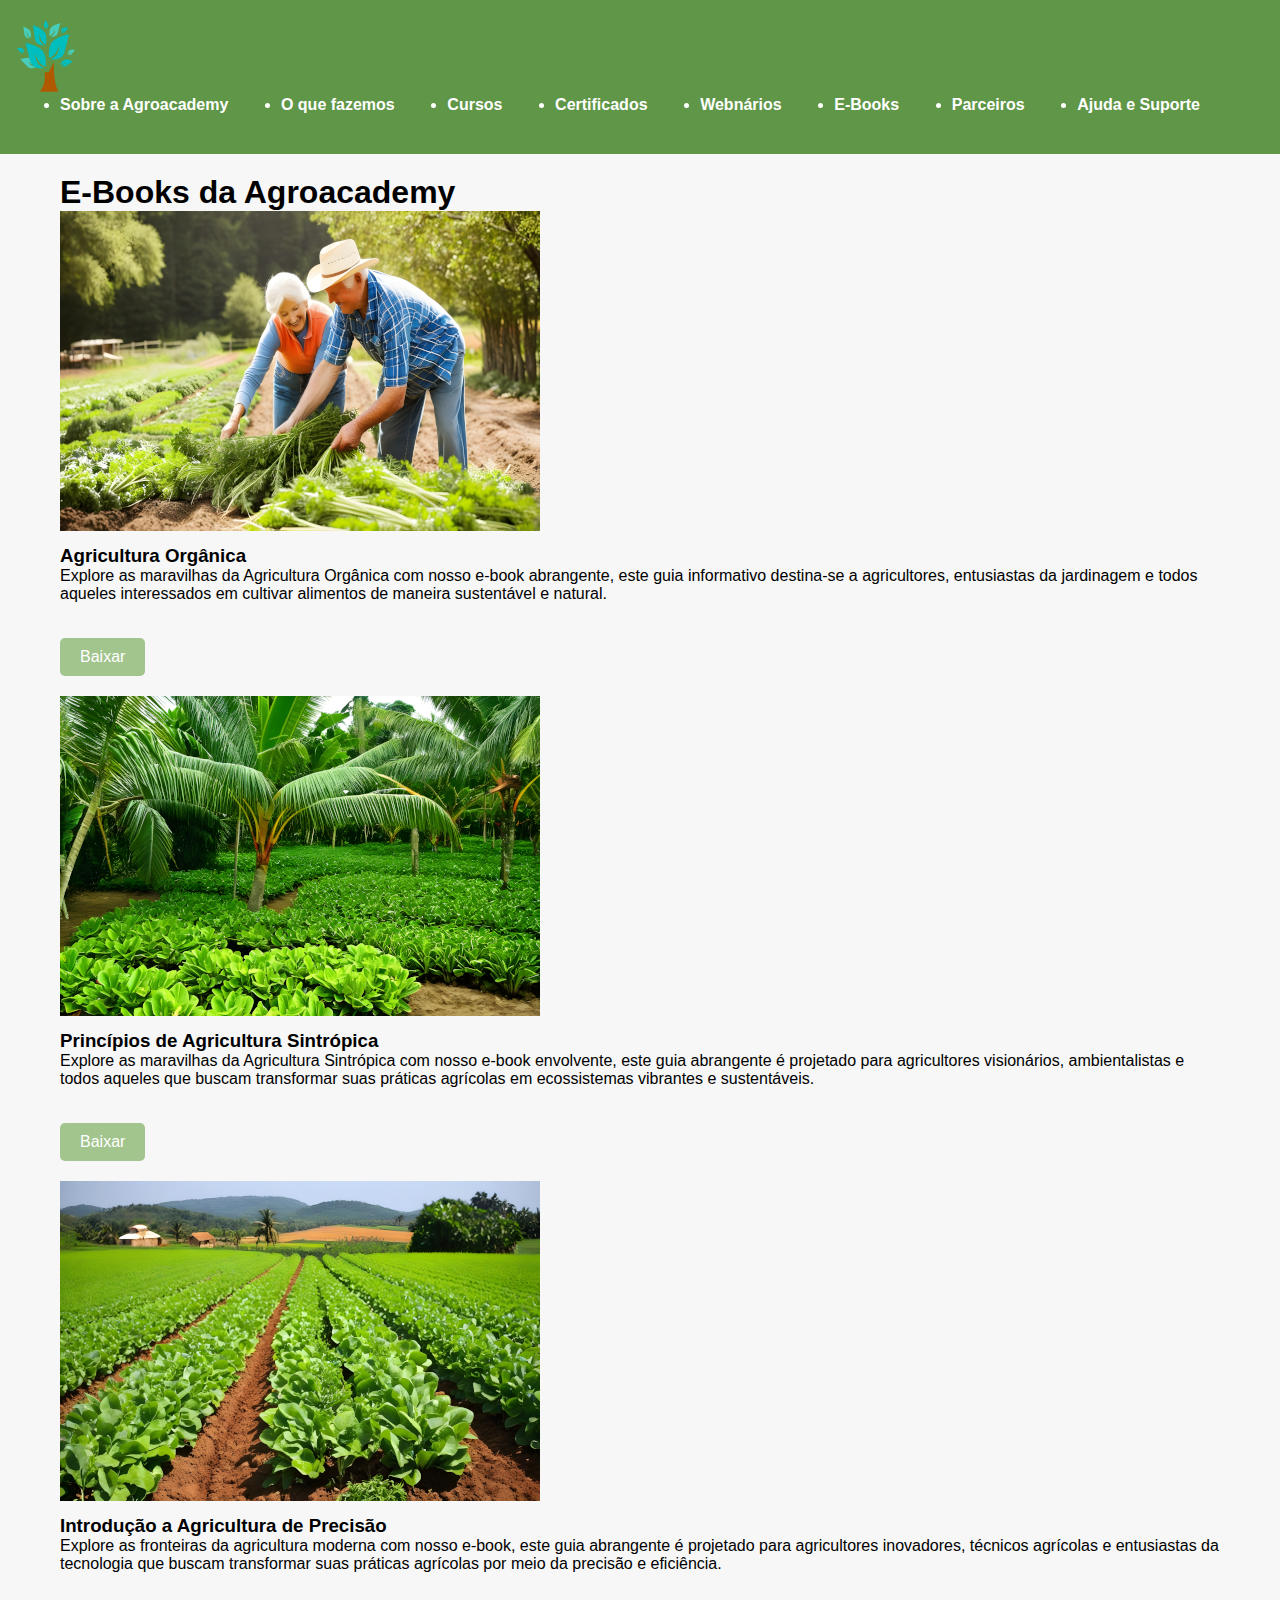
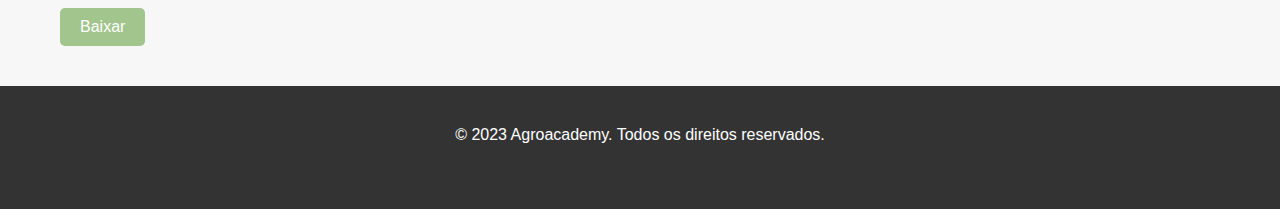
<file: pages/E-Books.html>
<!DOCTYPE html>
<html lang="pt-br">

<head>

    <style>
        h3 {
            margin-top: 10px; /* Adiciona espaçamento abaixo dos títulos h3 */
        }

        p {
            margin-bottom: 25px; /* Adiciona espaçamento abaixo dos parágrafos */
        }

    </style>

    <meta charset="UTF-8">
    <meta name="viewport" content="width=device-width, initial-scale=1.0">
    <link rel="stylesheet" href="../css/style.css">
    <title>Agroacademy - E-Books</title>
</head>

<body>
    <header>
        <div class="center">
            <a href="..\index.html" id="logo-link" data-page="inicio">
                <div class="logo">
            <div class="logo"><img src="../img/logo1.png" alt="Logo da Agroacademy" />
            </div>
            </a>
            <nav>
                <ul class="menu">
                    <li><a href="sobre.html">Sobre a Agroacademy</a></li>
                    <li><a href="fazemos.html">O que fazemos</a></li>
                    <li><a href="cursos.html">Cursos</a></li>
                    <li><a href="certificados.html">Certificados</a></li>
                    <li><a href="webnarios.html">Webnários</a></li>
                    <li><a href="E-Books.html">E-Books</a></li>
                    <li><a href="parceiros.html">Parceiros</a></li>
                    <li><a href="suporte.html">Ajuda e Suporte</a></li>
                </ul><!--menu-->
            </nav>
            
        </div><!--center-->
    </header>

    <section id= E-Booka class="E-Books">
        <div class="center">
            <h1>E-Books da Agroacademy</h1>

            <div class="e-book">
                <img src="../img/Capa do E-book1.png" alt="Capa do E-book1">
                <h3>Agricultura Orgânica</h3>
                <p>Explore as maravilhas da Agricultura Orgânica com nosso e-book abrangente, este guia informativo destina-se a agricultores, entusiastas da jardinagem e todos aqueles interessados em cultivar alimentos de maneira sustentável e natural.</p>
                <a href="../E-Books AA/Agricultura orgânica.pdf" target="_blank">Baixar</a>
            </div>

            <div class="e-book">
                <!-- Repita este bloco para cada E-book adicional -->
                <img src="../img/Capa do E-book2.png" alt="Capa do E-book2">
                <h3>Princípios de Agricultura Sintrópica</h3>
                <p>Explore as maravilhas da Agricultura Sintrópica com nosso e-book envolvente, este guia abrangente é projetado para agricultores visionários, ambientalistas e todos aqueles que buscam transformar suas práticas agrícolas em ecossistemas vibrantes e sustentáveis.</p>
                <a href="../E-Books AA/Princípios de Agricultura Sintrópica.pdf" target="_blank">Baixar</a>
            </div>

            <div class="e-book">
                <!-- Repita este bloco para cada E-book adicional -->
                <img src="../img/Capa do E-book3.png" alt="Capa do E-book3">
                <h3>Introdução a Agricultura de Precisão</h3>
                <p>Explore as fronteiras da agricultura moderna com nosso e-book, este guia abrangente é projetado para agricultores inovadores, técnicos agrícolas e entusiastas da tecnologia que buscam transformar suas práticas agrícolas por meio da precisão e eficiência.</p>
                <a href="../E-Books AA/Introdução a Agricultura de Precisão.pdf" target="_blank">Baixar</a>
            </div>

            <!-- Adicione mais blocos de E-books conforme necessário -->

        </div>
    </section>

    <footer>
        <div class="center">
            <p>&copy; 2023 Agroacademy. Todos os direitos reservados.</p>
        </div>
    </footer>
</body>

</html>
</file>
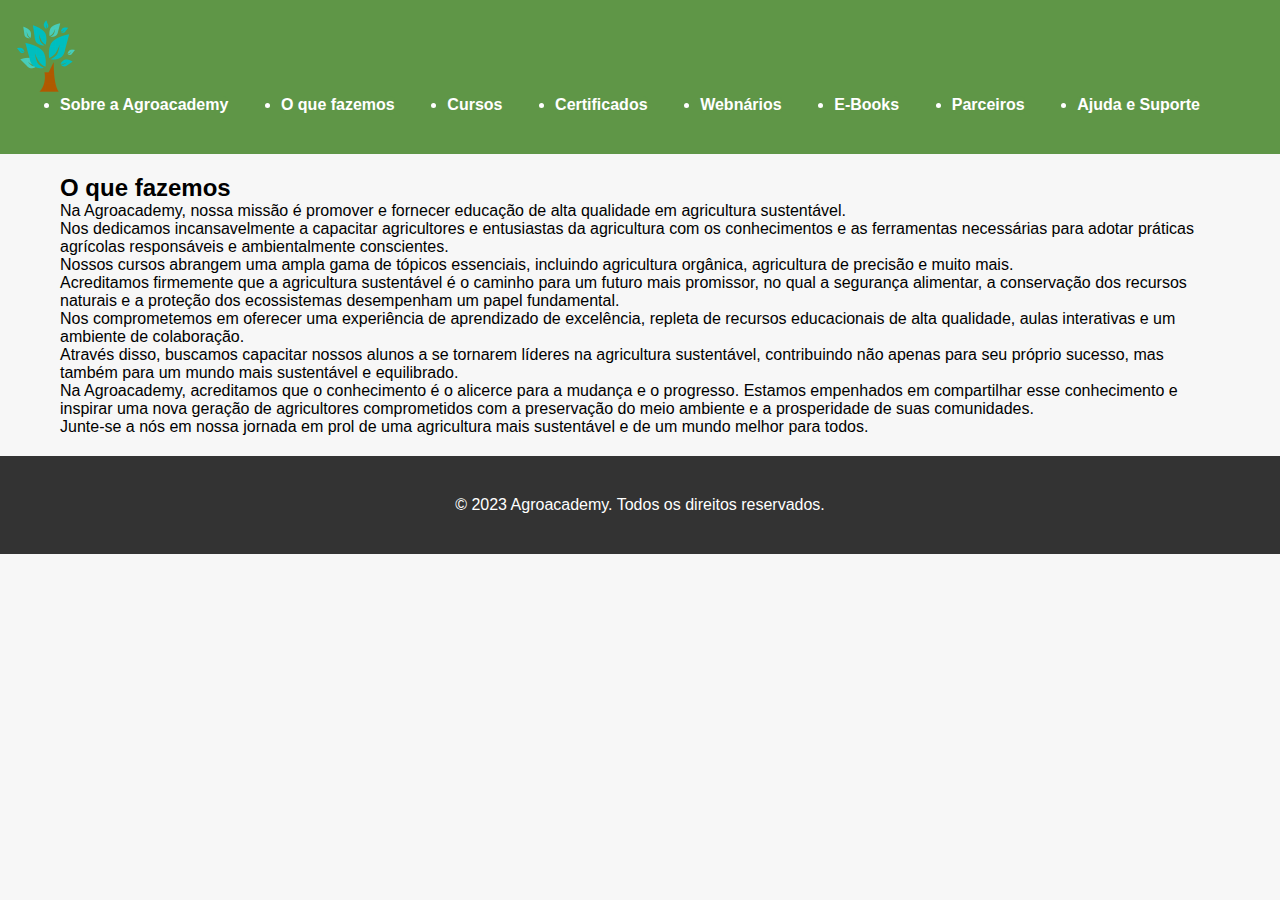
<file: pages/fazemos.html>
<!DOCTYPE html>
<html lang="pt-br">
<head>
    <meta charset="UTF-8">
    <meta name="viewport" content="width=device-width, initial-scale=1.0">
    <link rel="stylesheet" href="../css/style.css">
    <title>Agroacademy - O que fazemos</title>
</head>
<body>
    <header>
        <div class="center">
            <a href="..\index.html" id="logo-link" data-page="inicio">
                <div class="logo">
            <div class="logo"><img src="../img/logo1.png" alt="Logo da Agroacademy" />
            </div>
            </a>
            <nav>
                <ul class="menu">
                    <li><a href="sobre.html">Sobre a Agroacademy</a></li>
                    <li><a href="fazemos.html">O que fazemos</a></li>
                    <li><a href="cursos.html">Cursos</a></li>
                    <li><a href="certificados.html">Certificados</a></li>
                    <li><a href="webnarios.html">Webnários</a></li>
                    <li><a href="E-Books.html">E-Books</a></li>
                    <li><a href="parceiros.html">Parceiros</a></li>
                    <li><a href="suporte.html">Ajuda e Suporte</a></li>
                </ul><!--menu-->
            </nav>
            
        </div><!--center-->
    </header>
    <section id="fazemos" class="fazemos">
        <div class="center">
            <h2>O que fazemos</h2>
            <p>Na Agroacademy, nossa missão é promover e fornecer educação de alta qualidade em agricultura sustentável.</p><p> Nos dedicamos incansavelmente a capacitar agricultores e entusiastas da agricultura com os conhecimentos e as ferramentas necessárias para adotar práticas agrícolas responsáveis e ambientalmente conscientes.</p>

                <p>Nossos cursos abrangem uma ampla gama de tópicos essenciais, incluindo agricultura orgânica, agricultura de precisão e muito mais.</p> <p>Acreditamos firmemente que a agricultura sustentável é o caminho para um futuro mais promissor, no qual a segurança alimentar, a conservação dos recursos naturais e a proteção dos ecossistemas desempenham um papel fundamental.</p>
                
                <p>Nos comprometemos em oferecer uma experiência de aprendizado de excelência, repleta de recursos educacionais de alta qualidade, aulas interativas e um ambiente de colaboração.</p> <p>Através disso, buscamos capacitar nossos alunos a se tornarem líderes na agricultura sustentável, contribuindo não apenas para seu próprio sucesso, mas também para um mundo mais sustentável e equilibrado.</p>
                
               <p> Na Agroacademy, acreditamos que o conhecimento é o alicerce para a mudança e o progresso. Estamos empenhados em compartilhar esse conhecimento e inspirar uma nova geração de agricultores comprometidos com a preservação do meio ambiente e a prosperidade de suas comunidades.</p> <p>Junte-se a nós em nossa jornada em prol de uma agricultura mais sustentável e de um mundo melhor para todos.</p>
        </div>
    </section>
</body>
</html>

<footer>
    <div class="center">
        <p>&copy; 2023 Agroacademy. Todos os direitos reservados.</p>
    </div>
</footer>
</body>
</html>
</file>
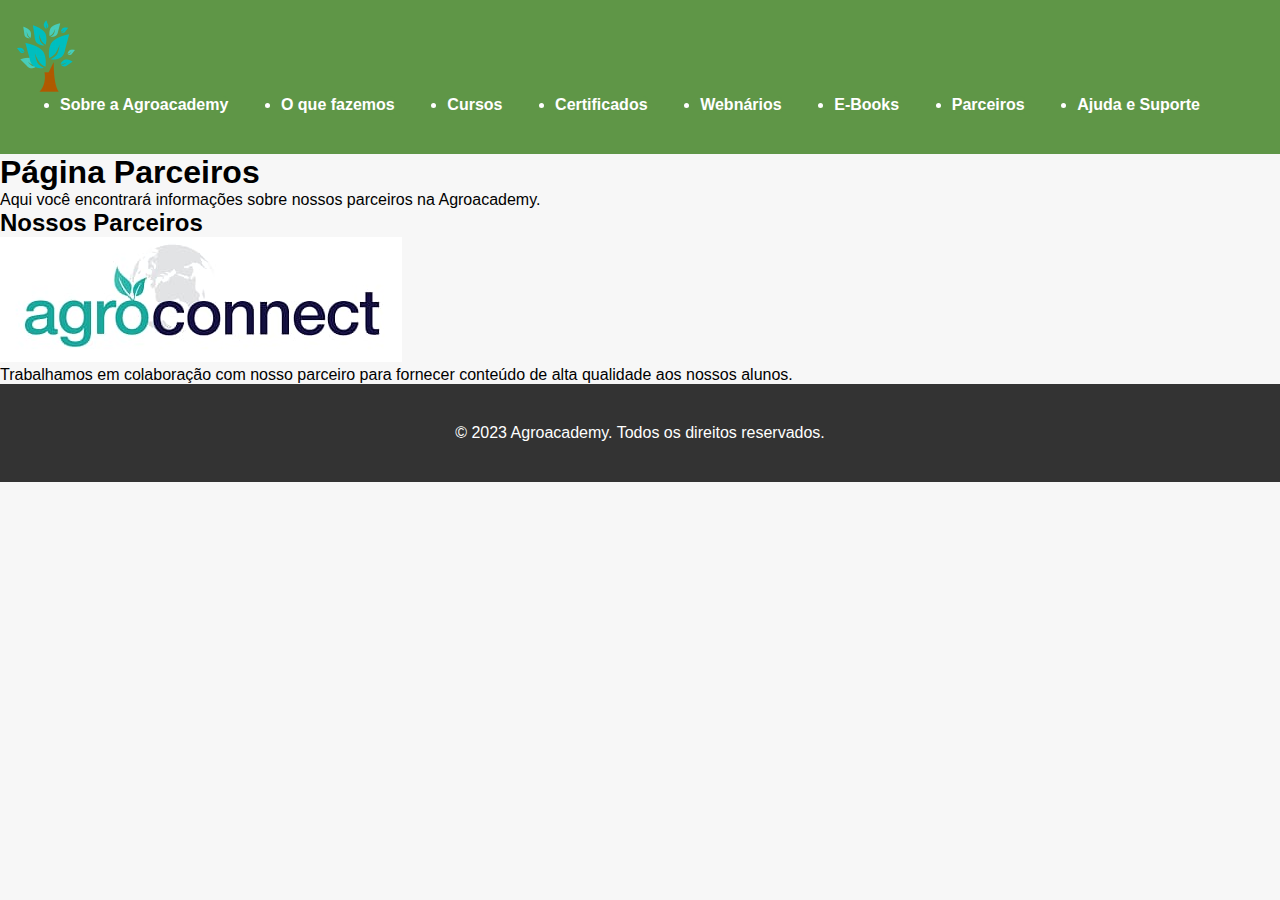
<file: pages/parceiros.html>
<!DOCTYPE html>
<html lang="pt-br">
<head>
    <meta charset="UTF-8">
    <meta name="viewport" content="width=device-width, initial-scale=1.0">
    <link rel="stylesheet" href="../css/style.css">
    <title>Parceiros</title>
</head>
<body>
    <header>
        <div class="center">
            <a href="..\index.html" id="logo-link" data-page="inicio">
                <div class="logo">
            <div class="logo"><img src="../img/logo1.png" alt="Logo da Agroacademy" />
            </div>
            </a>
            <nav>
                <ul class="menu">
                    <li><a href="sobre.html">Sobre a Agroacademy</a></li>
                    <li><a href="fazemos.html">O que fazemos</a></li>
                    <li><a href="cursos.html">Cursos</a></li>
                    <li><a href="certificados.html">Certificados</a></li>
                    <li><a href="webnarios.html">Webnários</a></li>
                    <li><a href="E-Books.html">E-Books</a></li>
                    <li><a href="parceiros.html">Parceiros</a></li>
                    <li><a href="suporte.html">Ajuda e Suporte</a></li>
                </ul><!--menu-->
            </nav>
        </div><!--center-->
    </header>
    
    <h1>Página Parceiros</h1>
    <p>Aqui você encontrará informações sobre nossos parceiros na Agroacademy.</p>
    <h2>Nossos Parceiros</h2>
    <ul>
        <li><img src="../img/parceiro.png" alt="Parceiro"></li>
    </ul>
    <p>Trabalhamos em colaboração com nosso parceiro para fornecer conteúdo de alta qualidade aos nossos alunos.</p>
    
    <footer>
        <div class="center">
            <p>&copy; 2023 Agroacademy. Todos os direitos reservados.</p>
        </div>
    </footer>
</body>
</html>
</file>
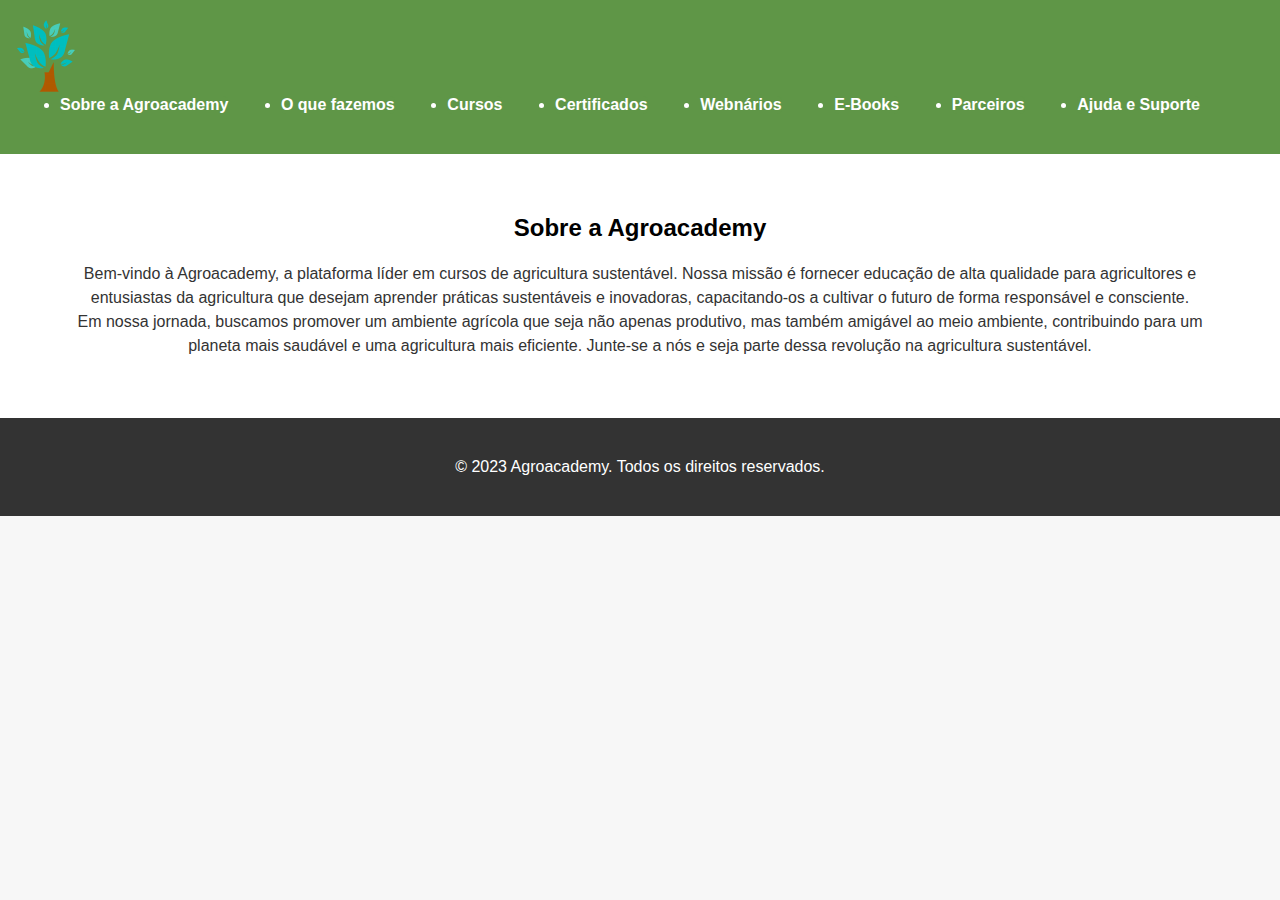
<file: pages/sobre.html>
<!DOCTYPE html>
<html lang="pt-br">
<head>
    <meta charset="UTF-8">
    <meta name="viewport" content="width=device-width, initial-scale=1.0">
    <link rel="stylesheet" href="../css/style.css">
    <title>Agroacademy - Sobre</title>
</head>
<body>
    <header>
        <div class="center">
            <a href="..\index.html" id="logo-link" data-page="inicio">
                <div class="logo">
            <div class="logo"><img src="../img/logo1.png" alt="Logo da Agroacademy" />
            </div>
            </a>
            <nav>
                <ul class="menu">
                    <li><a href="sobre.html">Sobre a Agroacademy</a></li>
                    <li><a href="fazemos.html">O que fazemos</a></li>
                    <li><a href="cursos.html">Cursos</a></li>
                    <li><a href="certificados.html">Certificados</a></li>
                    <li><a href="webnarios.html">Webnários</a></li>
                    <li><a href="E-Books.html">E-Books</a></li>
                    <li><a href="parceiros.html">Parceiros</a></li>
                    <li><a href="suporte.html">Ajuda e Suporte</a></li>
                </ul><!--menu-->
            </nav>
            
        </div><!--center-->
    </header>
    <section id="sobre" class="sobre">
        <div class="center">
            <h1>Sobre a Agroacademy</h1>
            <p>Bem-vindo à Agroacademy, a plataforma líder em cursos de agricultura sustentável. Nossa missão é fornecer educação de alta qualidade para agricultores e entusiastas da agricultura que desejam aprender práticas sustentáveis e inovadoras, capacitando-os a cultivar o futuro de forma responsável e consciente.</p> <p>Em nossa jornada, buscamos promover um ambiente agrícola que seja não apenas produtivo, mas também amigável ao meio ambiente, contribuindo para um planeta mais saudável e uma agricultura mais eficiente. Junte-se a nós e seja parte dessa revolução na agricultura sustentável.





            </p>
        </div>
    </section>
</body>
</html>

<footer>
    <div class="center">
        <p>&copy; 2023 Agroacademy. Todos os direitos reservados.</p>
    </div>
</footer>
</body>
</html>
</file>
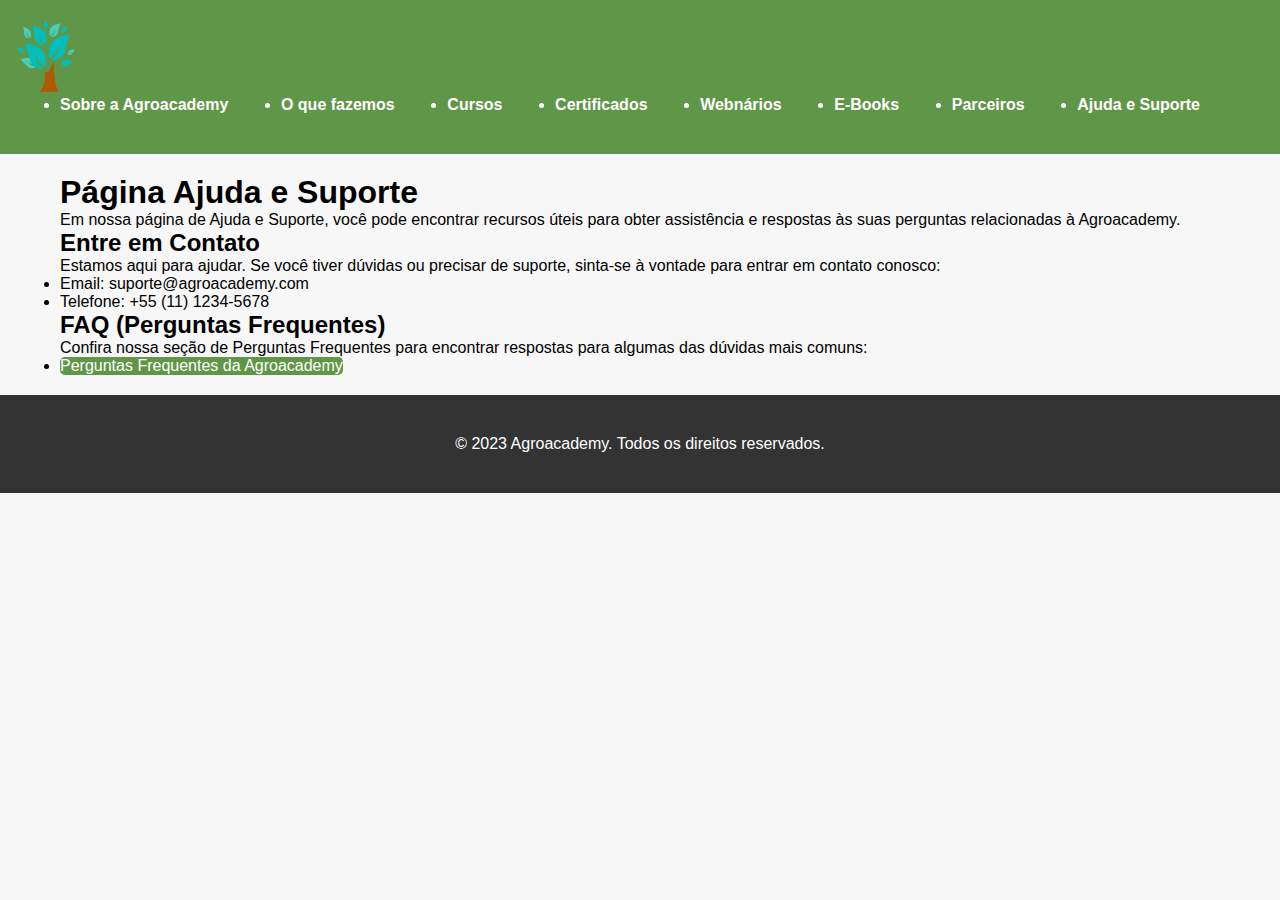
<file: pages/suporte.html>
<!DOCTYPE html>
<html lang="pt-br">
<head>
    <meta charset="UTF-8">
    <meta name="viewport" content="width=device-width, initial-scale=1.0">
    <link rel="stylesheet" href="../css/style.css">
    
    <title>Ajuda e Suporte</title>
</head>
<body>
    <header>
        <div class="center">
            <a href="..\index.html" id="logo-link" data-page="inicio">
                <div class="logo">
            <div class="logo"><img src="../img/logo1.png" alt="Logo da Agroacademy" />
            </div>
            </a>
            <nav>
                <ul class="menu">
                    <li><a href="sobre.html">Sobre a Agroacademy</a></li>
                    <li><a href="fazemos.html">O que fazemos</a></li>
                    <li><a href="cursos.html">Cursos</a></li>
                    <li><a href="certificados.html">Certificados</a></li>
                    <li><a href="webnarios.html">Webnários</a></li>
                    <li><a href="E-Books.html">E-Books</a></li>
                    <li><a href="parceiros.html">Parceiros</a></li>
                    <li><a href="suporte.html">Ajuda e Suporte</a></li>
                </ul><!--menu-->
            </nav>
        </div><!--center-->
    </header>

    <div class="center">
        <h1>Página Ajuda e Suporte</h1>
        <p>Em nossa página de Ajuda e Suporte, você pode encontrar recursos úteis para obter assistência e respostas às suas perguntas relacionadas à Agroacademy.</p>
        
        <h2>Entre em Contato</h2>
        <p>Estamos aqui para ajudar. Se você tiver dúvidas ou precisar de suporte, sinta-se à vontade para entrar em contato conosco:</p>
        <ul>
            <li>Email: suporte@agroacademy.com</li>
            <li>Telefone: +55 (11) 1234-5678</li>
        </ul>
    
        <h2>FAQ (Perguntas Frequentes)</h2>
        <p>Confira nossa seção de Perguntas Frequentes para encontrar respostas para algumas das dúvidas mais comuns:</p>
        <ul>
            <li><a href="faq.html">Perguntas Frequentes da Agroacademy</a></li>
        </ul>
    </div>

    <footer>
        <div class="center">
            <p>&copy; 2023 Agroacademy. Todos os direitos reservados.</p>
        </div>
    </footer>
</body>
</html>
</file>
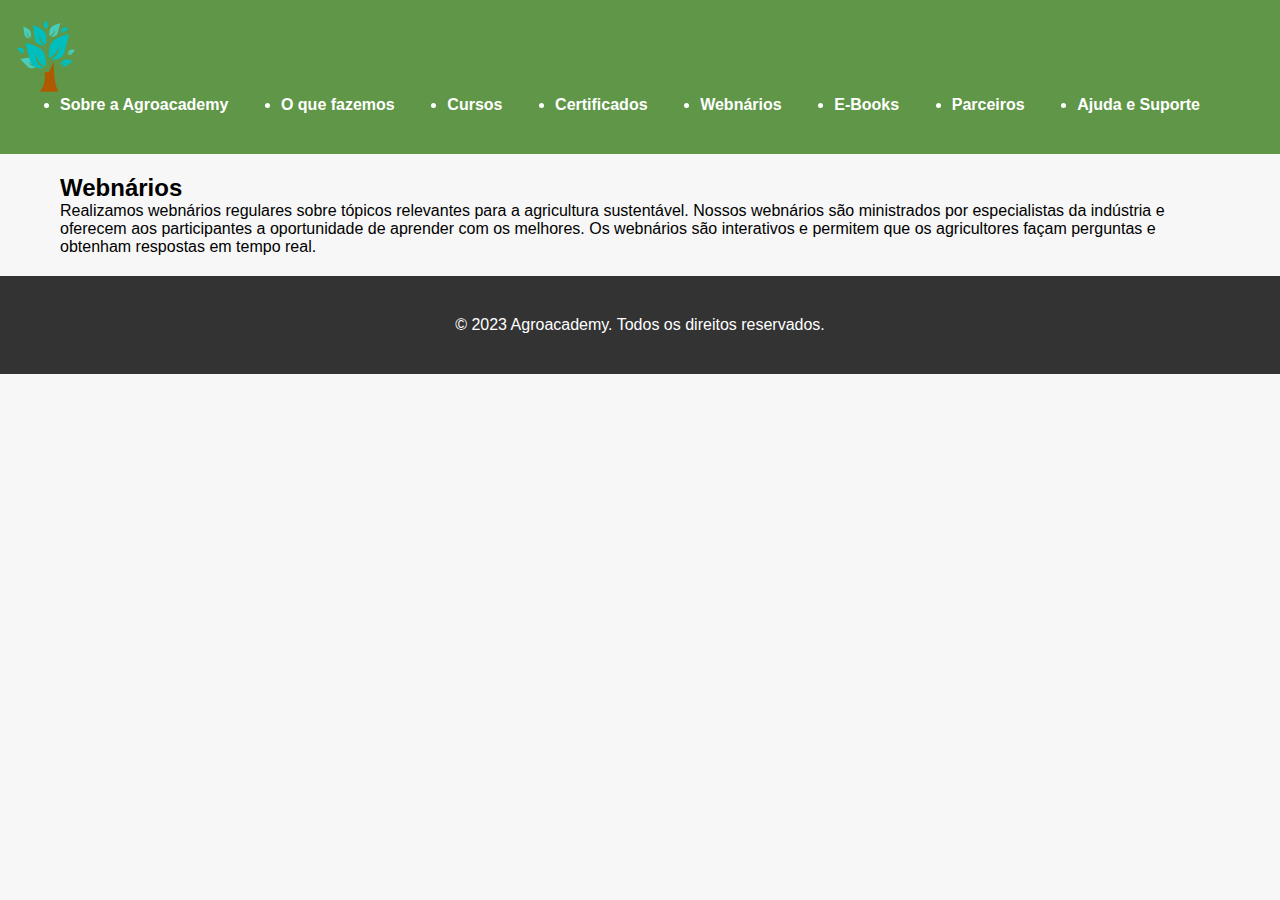
<file: pages/webnarios.html>
<!DOCTYPE html>
<html lang="pt-br">
<head>
    <meta charset="UTF-8">
    <meta name="viewport" content="width=device-width, initial-scale=1.0">
    <link rel="stylesheet" href="../css/style.css">
    <title>Agroacademy - Webnários</title>
</head>
<body>
    <header>
        <div class="center">
            <a href="..\index.html" id="logo-link" data-page="inicio">
                <div class="logo">
            <div class="logo"><img src="../img/logo1.png" alt="Logo da Agroacademy" />
            </div>
            </a>
            <nav>
                <ul class="menu">
                    <li><a href="sobre.html">Sobre a Agroacademy</a></li>
                    <li><a href="fazemos.html">O que fazemos</a></li>
                    <li><a href="cursos.html">Cursos</a></li>
                    <li><a href="certificados.html">Certificados</a></li>
                    <li><a href="webnarios.html">Webnários</a></li>
                    <li><a href="E-Books.html">E-Books</a></li>
                    <li><a href="parceiros.html">Parceiros</a></li>
                    <li><a href="suporte.html">Ajuda e Suporte</a></li>
                </ul><!--menu-->
            </nav>
            
        </div><!--center-->
    </header>
    <section id="webnarios" class="webnarios">
        <div class="center">
            <h2>Webnários</h2>
            <p>Realizamos webnários regulares sobre tópicos relevantes para a agricultura sustentável. Nossos webnários são ministrados por especialistas da indústria e oferecem aos participantes a oportunidade de aprender com os melhores. Os webnários são interativos e permitem que os agricultores façam perguntas e obtenham respostas em tempo real.</p>
        </div>
    </section>
</body>
</html>

<footer>
    <div class="center">
        <p>&copy; 2023 Agroacademy. Todos os direitos reservados.</p>
    </div>
</footer>
</body>
</html>
</file>
<file: css/style.css>
/* Reset de estilos */
* {
  margin: 0;
  padding: 0;
  box-sizing: border-box;
}

/* Estilos gerais do corpo */
body {
  font-family: Arial, sans-serif;
  background-color: #f7f7f7;
}

.center {
  max-width: 1200px;
  margin: 0 auto;
  padding: 20px;
}

/* Estilos do cabeçalho */
header {
  background-color: #5F9647;
  color: #fff;
  padding: 20px 0;
}

.logo img {
  max-width: 100%;
  position: absolute;
  top: 20px;
  left: 10px;
}

.menu {
  display: flex;
  justify-content: space-between;
  align-items: center;
  margin-top: 20px;
}

.menu a {
  color: #fff;
  text-decoration: none;
  margin-right: 20px;
  font-weight: bold;
}

.menu-icon img {
  max-width: 30px;
  cursor: pointer;
  position: absolute;
  top: 40px;
  right: 30px;
}

/* Estilos da seção "Sobre" */
.sobre {
  background-color: #fff;
  padding: 40px 0;
  text-align: center;
}

.sobre h1 {
  font-size: 24px;
  margin-bottom: 20px;
}

.sobre p {
  font-size: 16px;
  line-height: 1.5;
  color: #333;
}

/* Estilos da seção "Cursos" */
.cursos {
  background-color: #f7f7f7;
  padding: 40px 0;
  text-align: center;
}

.cursos h2 {
  font-size: 24px;
  margin-bottom: 20px;
}

.curso {
  background-color: #fff;
  border-radius: 5px;
  padding: 20px;
  margin: 20px;
  box-shadow: 0 2px 4px rgba(0, 0, 0, 0.1);
}

.curso img {
  max-width: 100%;
  border-radius: 5px;
  margin-bottom: 10px;
}

.curso h3 {
  font-size: 18px;
  margin-bottom: 10px;
}

.curso p {
  font-size: 16px;
  color: #777;
}

.curso a {
  display: inline-block;
  background-color: #A2C48D;
  color: #fff;
  text-decoration: none;
  padding: 10px 20px;
  border-radius: 5px;
  margin-top: 10px;
}

/* Estilos da seção "Inscrição" */
.inscricao {
  background-color: #5F9647;
  color: #fff;
  text-align: center;
  padding: 40px 0;
}

.inscricao h2 {
  font-size: 24px;
  margin-bottom: 20px;
}

.inscricao p {
  font-size: 16px;
  line-height: 1.5;
  margin-bottom: 20px;
}

.inscricao a {
  display: inline-block;
  background-color: #fff;
  color: #5F9647;
  text-decoration: none;
  padding: 10px 20px;
  border-radius: 5px;
  font-weight: bold;
}

/* Estilos da seção "Parceiros" */
.parceiros {
  background-color: #fff;
  padding: 40px 0;
}

.parceiros h2 {
  font-size: 24px;
  margin-bottom: 20px;
}

.parceiros ul {
  list-style: none;
  display: flex;
  justify-content: center;
  align-items: center;
  margin-top: 20px;
}

.parceiros li {
  margin: 0 20px;
}

.parceiros img {
  max-width: 100%;
  border-radius: 5px;
}

/* Estilos do rodapé */
footer {
  background-color: #333;
  color: #fff;
  text-align: center;
  padding: 20px 0;
}

/* Estilos específicos para dispositivos móveis */
@media screen and (max-width: 768px) {
  .menu {
    flex-direction: column;
  }

  .menu a {
    margin-right: 20px;
    margin-bottom: 60px;
  }
}


#enrollment-form {
  max-width: 400px;
  margin: 0 auto;
}

input {
  width: 100%;
  padding: 10px;
  margin-bottom: 10px;
  border: 1px solid #ccc;
  border-radius: 5px;
  box-sizing: border-box;
}

#enroll-button {
  background-color: #ffffff; /* Cor de fundo do botão */
  color: #666666; /* Cor do texto do botão */
  padding: 10px 20px;
  border: none;
  border-radius: 5px;
  cursor: pointer;
}

/* Adicione essas regras ao seu arquivo de estilo CSS ou no bloco de estilo existente */

a {
  display: inline-block;
  background-color: #5F9647; /* Cor de fundo do botão */
  color: #fff; /* Cor do texto do botão */
  text-decoration: none;
  border-radius: 5px;
  transition: background-color 0.3s ease; /* Adiciona uma transição suave na cor de fundo */

}

a:hover {
  background-color: #4D7C41; /* Cor de fundo do botão ao passar o mouse */
}


/* Adicione estas regras ao seu arquivo de estilo CSS ou no bloco de estilo existente */

.E-Books {
  display: flex;
  flex-wrap: wrap;
  justify-content: space-around;
}

.e-book {
  flex: 0 0 calc(33.333% - 20px); /* Adapte a largura conforme necessário */
  margin-bottom: 20px; /* Adiciona margem abaixo de cada bloco de E-book */
}

.e-book a {
  display: inline-block;
  margin-top: 10px; /* Adiciona espaçamento acima do botão de baixar */
  padding: 10px 20px; /* Adapte o preenchimento conforme necessário */
  background-color: #A2C48D; /* Cor de fundo do botão */
  color: #fff; /* Cor do texto do botão */
  text-decoration: none;
  border-radius: 5px; /* Borda arredondada */
}

/* Adapte os valores conforme necessário para atender ao seu layout específico */
</file>
